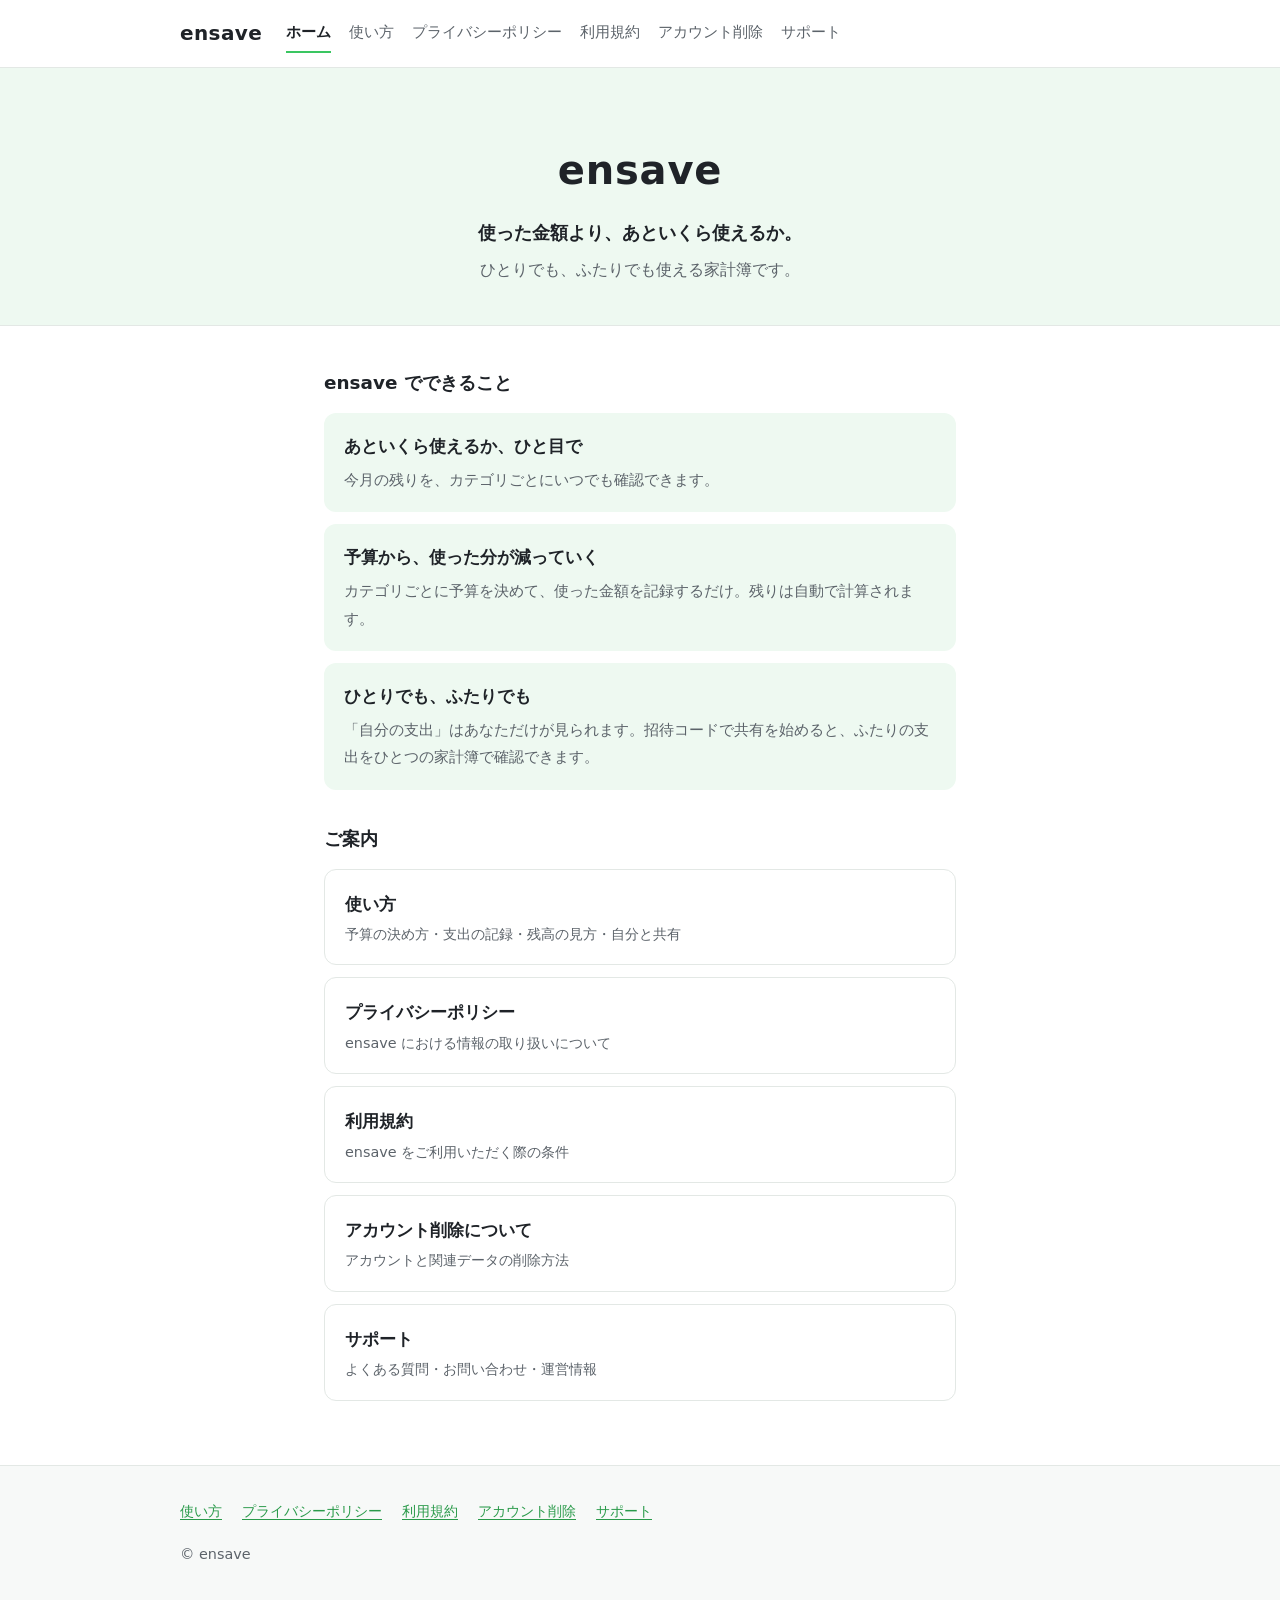
<file: index.html>
<!DOCTYPE html>
<html lang="ja">
  <head>
    <meta charset="utf-8" />
    <meta name="viewport" content="width=device-width, initial-scale=1" />
    <title>ensave｜ふたりでつける、ふたりの家計簿。</title>
    <meta
      name="description"
      content="家計簿アプリ ensave（エンセーブ）の公式サイトです。予算から使った分が減っていき、あといくら使えるかが分かります。使い方・プライバシーポリシー・利用規約・アカウント削除・サポート情報を掲載しています。"
    />
    <meta property="og:type" content="website" />
    <meta property="og:site_name" content="ensave" />
    <meta property="og:title" content="ensave｜ふたりでつける、ふたりの家計簿。" />
    <meta
      property="og:description"
      content="家計簿アプリ ensave（エンセーブ）の公式サイトです。"
    />
    <link rel="stylesheet" href="assets/css/style.css" />
  </head>
  <body>
    <a class="skip-link" href="#main">本文へスキップ</a>

    <header class="site-header">
      <div class="container container--wide site-header__inner">
        <a class="site-logo" href="./">ensave</a>
        <nav class="site-nav" aria-label="グローバルナビゲーション">
          <ul>
            <li><a href="./" aria-current="page">ホーム</a></li>
            <li><a href="guide/">使い方</a></li>
            <li><a href="privacy/">プライバシーポリシー</a></li>
            <li><a href="terms/">利用規約</a></li>
            <li><a href="account-deletion/">アカウント削除</a></li>
            <li><a href="support/">サポート</a></li>
          </ul>
        </nav>
      </div>
    </header>

    <div class="hero">
      <div class="container">
        <h1 class="hero__title">ensave</h1>
        <p class="hero__tagline">使った金額より、あといくら使えるか。</p>
        <p class="hero__sub">ひとりでも、ふたりでも使える家計簿です。</p>
      </div>
    </div>

    <main class="main" id="main">
      <div class="container">
        <h2 class="section-title">ensave でできること</h2>
        <ul class="feature-list">
          <li class="feature">
            <span class="feature__title">あといくら使えるか、ひと目で</span>
            <p class="feature__desc">今月の残りを、カテゴリごとにいつでも確認できます。</p>
          </li>
          <li class="feature">
            <span class="feature__title">予算から、使った分が減っていく</span>
            <p class="feature__desc">カテゴリごとに予算を決めて、使った金額を記録するだけ。残りは自動で計算されます。</p>
          </li>
          <li class="feature">
            <span class="feature__title">ひとりでも、ふたりでも</span>
            <p class="feature__desc">「自分の支出」はあなただけが見られます。招待コードで共有を始めると、ふたりの支出をひとつの家計簿で確認できます。</p>
          </li>
        </ul>

        <h2 class="section-title">ご案内</h2>
        <ul class="card-list">
          <li>
            <a class="card" href="guide/">
              <span class="card__title">使い方</span>
              <span class="card__desc">予算の決め方・支出の記録・残高の見方・自分と共有</span>
            </a>
          </li>
          <li>
            <a class="card" href="privacy/">
              <span class="card__title">プライバシーポリシー</span>
              <span class="card__desc">ensave における情報の取り扱いについて</span>
            </a>
          </li>
          <li>
            <a class="card" href="terms/">
              <span class="card__title">利用規約</span>
              <span class="card__desc">ensave をご利用いただく際の条件</span>
            </a>
          </li>
          <li>
            <a class="card" href="account-deletion/">
              <span class="card__title">アカウント削除について</span>
              <span class="card__desc">アカウントと関連データの削除方法</span>
            </a>
          </li>
          <li>
            <a class="card" href="support/">
              <span class="card__title">サポート</span>
              <span class="card__desc">よくある質問・お問い合わせ・運営情報</span>
            </a>
          </li>
        </ul>
      </div>
    </main>

    <footer class="site-footer">
      <div class="container container--wide">
        <nav aria-label="フッターナビゲーション">
          <ul>
            <li><a href="guide/">使い方</a></li>
            <li><a href="privacy/">プライバシーポリシー</a></li>
            <li><a href="terms/">利用規約</a></li>
            <li><a href="account-deletion/">アカウント削除</a></li>
            <li><a href="support/">サポート</a></li>
          </ul>
        </nav>
        <p class="site-footer__copyright">&copy; ensave</p>
      </div>
    </footer>
  </body>
</html>
</file>
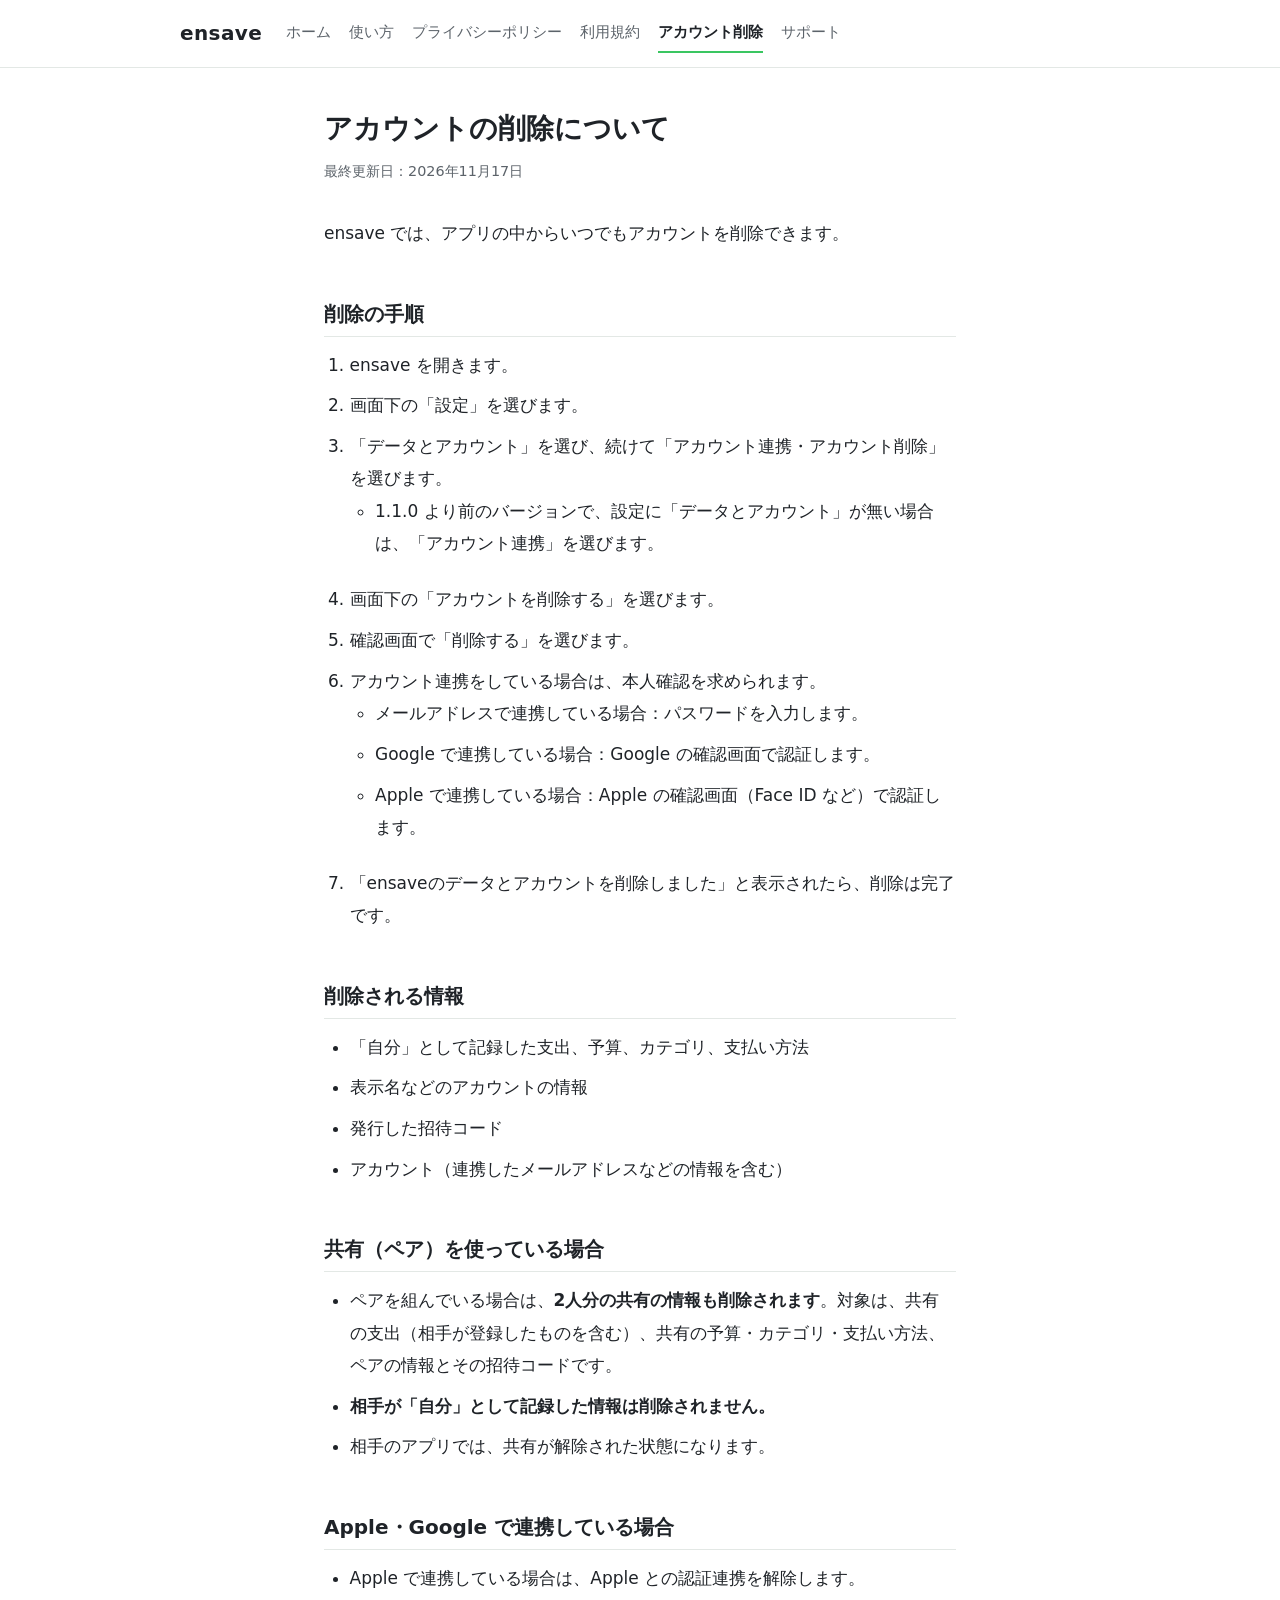
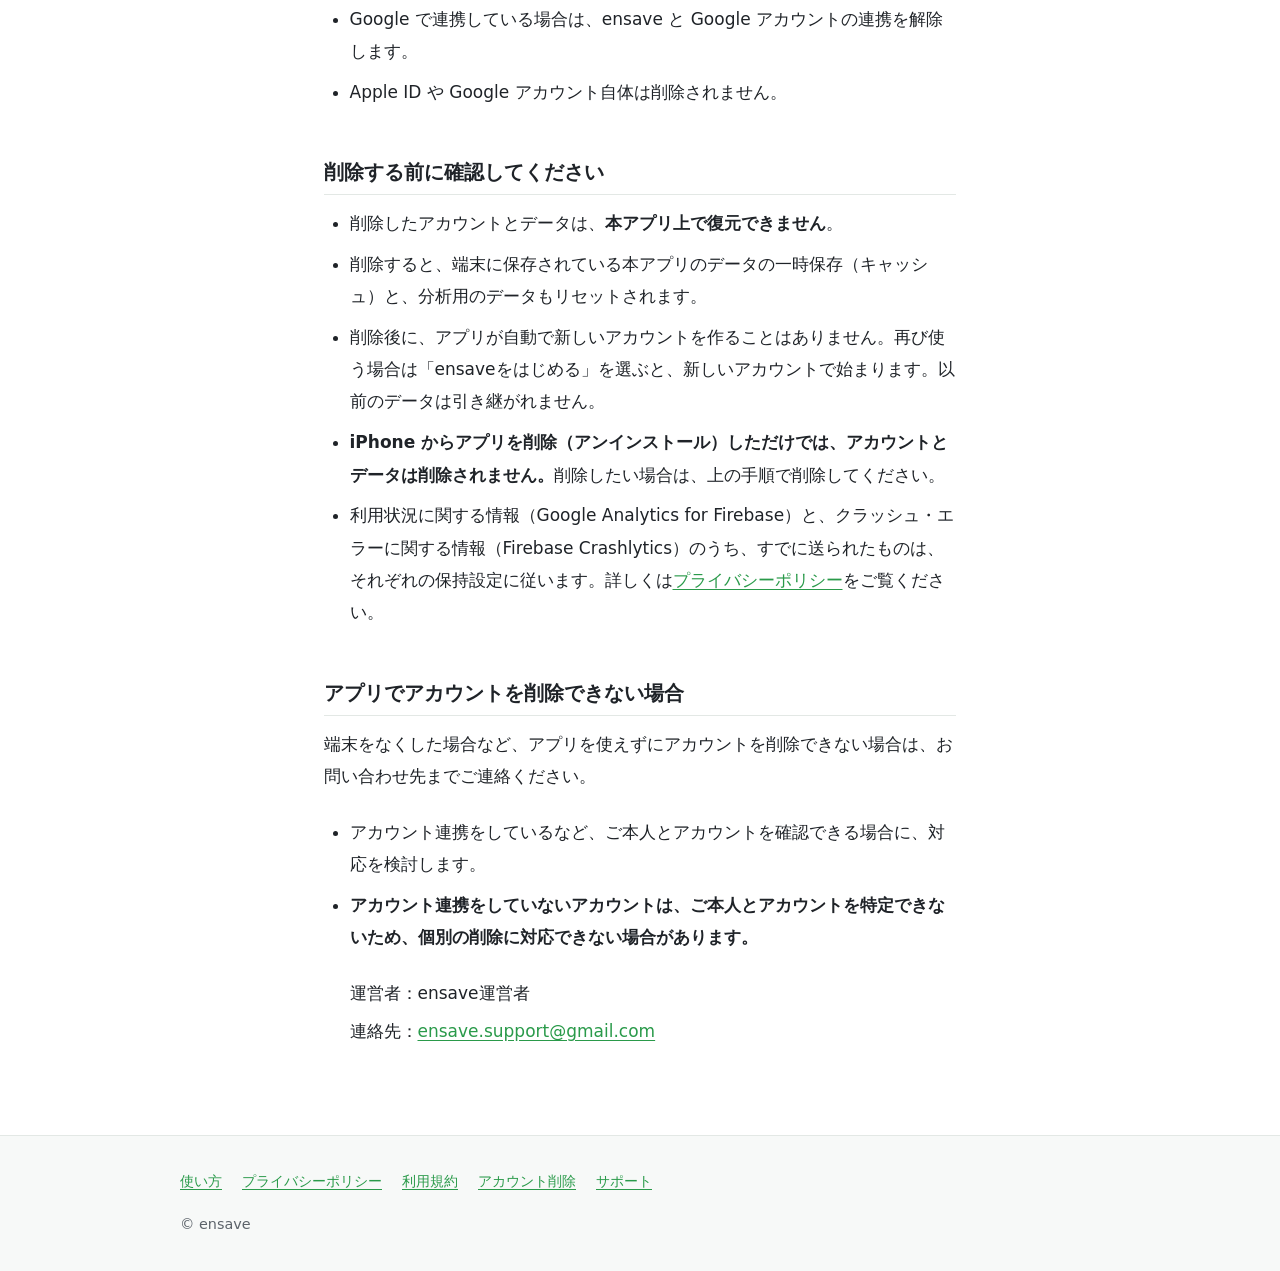
<file: account-deletion/index.html>
<!DOCTYPE html>
<html lang="ja">
  <head>
    <meta charset="utf-8" />
    <meta name="viewport" content="width=device-width, initial-scale=1" />
    <title>アカウント削除について｜ensave</title>
    <meta
      name="description"
      content="家計簿アプリ ensave（エンセーブ）のアカウントおよび関連データの削除についてご案内します。"
    />
    <meta property="og:type" content="article" />
    <meta property="og:site_name" content="ensave" />
    <meta property="og:title" content="アカウント削除について｜ensave" />
    <meta
      property="og:description"
      content="家計簿アプリ ensave（エンセーブ）のアカウント削除についてのご案内です。"
    />
    <link rel="stylesheet" href="../assets/css/style.css" />
  </head>
  <body>
    <a class="skip-link" href="#main">本文へスキップ</a>

    <header class="site-header">
      <div class="container container--wide site-header__inner">
        <a class="site-logo" href="../">ensave</a>
        <nav class="site-nav" aria-label="グローバルナビゲーション">
          <ul>
            <li><a href="../">ホーム</a></li>
            <li><a href="../guide/">使い方</a></li>
            <li><a href="../privacy/">プライバシーポリシー</a></li>
            <li><a href="../terms/">利用規約</a></li>
            <li><a href="./" aria-current="page">アカウント削除</a></li>
            <li><a href="../support/">サポート</a></li>
          </ul>
        </nav>
      </div>
    </header>

    <main class="main" id="main">
      <div class="container">
        <h1 class="page-title">アカウントの削除について</h1>
        <p class="page-meta">最終更新日：2026年11月17日</p>

        <div class="prose">
          <p>ensave では、アプリの中からいつでもアカウントを削除できます。</p>

          <h2>削除の手順</h2>
          <ol>
            <li>ensave を開きます。</li>
            <li>画面下の「設定」を選びます。</li>
            <li>
              「データとアカウント」を選び、続けて「アカウント連携・アカウント削除」を選びます。
              <ul>
                <li>1.1.0 より前のバージョンで、設定に「データとアカウント」が無い場合は、「アカウント連携」を選びます。</li>
              </ul>
            </li>
            <li>画面下の「アカウントを削除する」を選びます。</li>
            <li>確認画面で「削除する」を選びます。</li>
            <li>
              アカウント連携をしている場合は、本人確認を求められます。
              <ul>
                <li>メールアドレスで連携している場合：パスワードを入力します。</li>
                <li>Google で連携している場合：Google の確認画面で認証します。</li>
                <li>Apple で連携している場合：Apple の確認画面（Face ID など）で認証します。</li>
              </ul>
            </li>
            <li>「ensaveのデータとアカウントを削除しました」と表示されたら、削除は完了です。</li>
          </ol>

          <h2>削除される情報</h2>
          <ul>
            <li>「自分」として記録した支出、予算、カテゴリ、支払い方法</li>
            <li>表示名などのアカウントの情報</li>
            <li>発行した招待コード</li>
            <li>アカウント（連携したメールアドレスなどの情報を含む）</li>
          </ul>

          <h2>共有（ペア）を使っている場合</h2>
          <ul>
            <li>ペアを組んでいる場合は、<strong>2人分の共有の情報も削除されます</strong>。対象は、共有の支出（相手が登録したものを含む）、共有の予算・カテゴリ・支払い方法、ペアの情報とその招待コードです。</li>
            <li><strong>相手が「自分」として記録した情報は削除されません。</strong></li>
            <li>相手のアプリでは、共有が解除された状態になります。</li>
          </ul>

          <h2>Apple・Google で連携している場合</h2>
          <ul>
            <li>Apple で連携している場合は、Apple との認証連携を解除します。</li>
            <li>Google で連携している場合は、ensave と Google アカウントの連携を解除します。</li>
            <li>Apple ID や Google アカウント自体は削除されません。</li>
          </ul>

          <h2>削除する前に確認してください</h2>
          <ul>
            <li>削除したアカウントとデータは、<strong>本アプリ上で復元できません</strong>。</li>
            <li>削除すると、端末に保存されている本アプリのデータの一時保存（キャッシュ）と、分析用のデータもリセットされます。</li>
            <li>削除後に、アプリが自動で新しいアカウントを作ることはありません。再び使う場合は「ensaveをはじめる」を選ぶと、新しいアカウントで始まります。以前のデータは引き継がれません。</li>
            <li><strong>iPhone からアプリを削除（アンインストール）しただけでは、アカウントとデータは削除されません。</strong>削除したい場合は、上の手順で削除してください。</li>
            <li>利用状況に関する情報（Google Analytics for Firebase）と、クラッシュ・エラーに関する情報（Firebase Crashlytics）のうち、すでに送られたものは、それぞれの保持設定に従います。詳しくは<a href="../privacy/">プライバシーポリシー</a>をご覧ください。</li>
          </ul>

          <h2>アプリでアカウントを削除できない場合</h2>
          <p>端末をなくした場合など、アプリを使えずにアカウントを削除できない場合は、お問い合わせ先までご連絡ください。</p>
          <ul>
            <li>アカウント連携をしているなど、ご本人とアカウントを確認できる場合に、対応を検討します。</li>
            <li><strong>アカウント連携をしていないアカウントは、ご本人とアカウントを特定できないため、個別の削除に対応できない場合があります。</strong></li>
          </ul>
          <ul class="info-list">
            <li>運営者：ensave運営者</li>
            <li>連絡先：<a href="mailto:ensave.support@gmail.com">ensave.support@gmail.com</a></li>
          </ul>
        </div>
      </div>
    </main>

    <footer class="site-footer">
      <div class="container container--wide">
        <nav aria-label="フッターナビゲーション">
          <ul>
            <li><a href="../guide/">使い方</a></li>
            <li><a href="../privacy/">プライバシーポリシー</a></li>
            <li><a href="../terms/">利用規約</a></li>
            <li><a href="../account-deletion/">アカウント削除</a></li>
            <li><a href="../support/">サポート</a></li>
          </ul>
        </nav>
        <p class="site-footer__copyright">&copy; ensave</p>
      </div>
    </footer>
  </body>
</html>
</file>
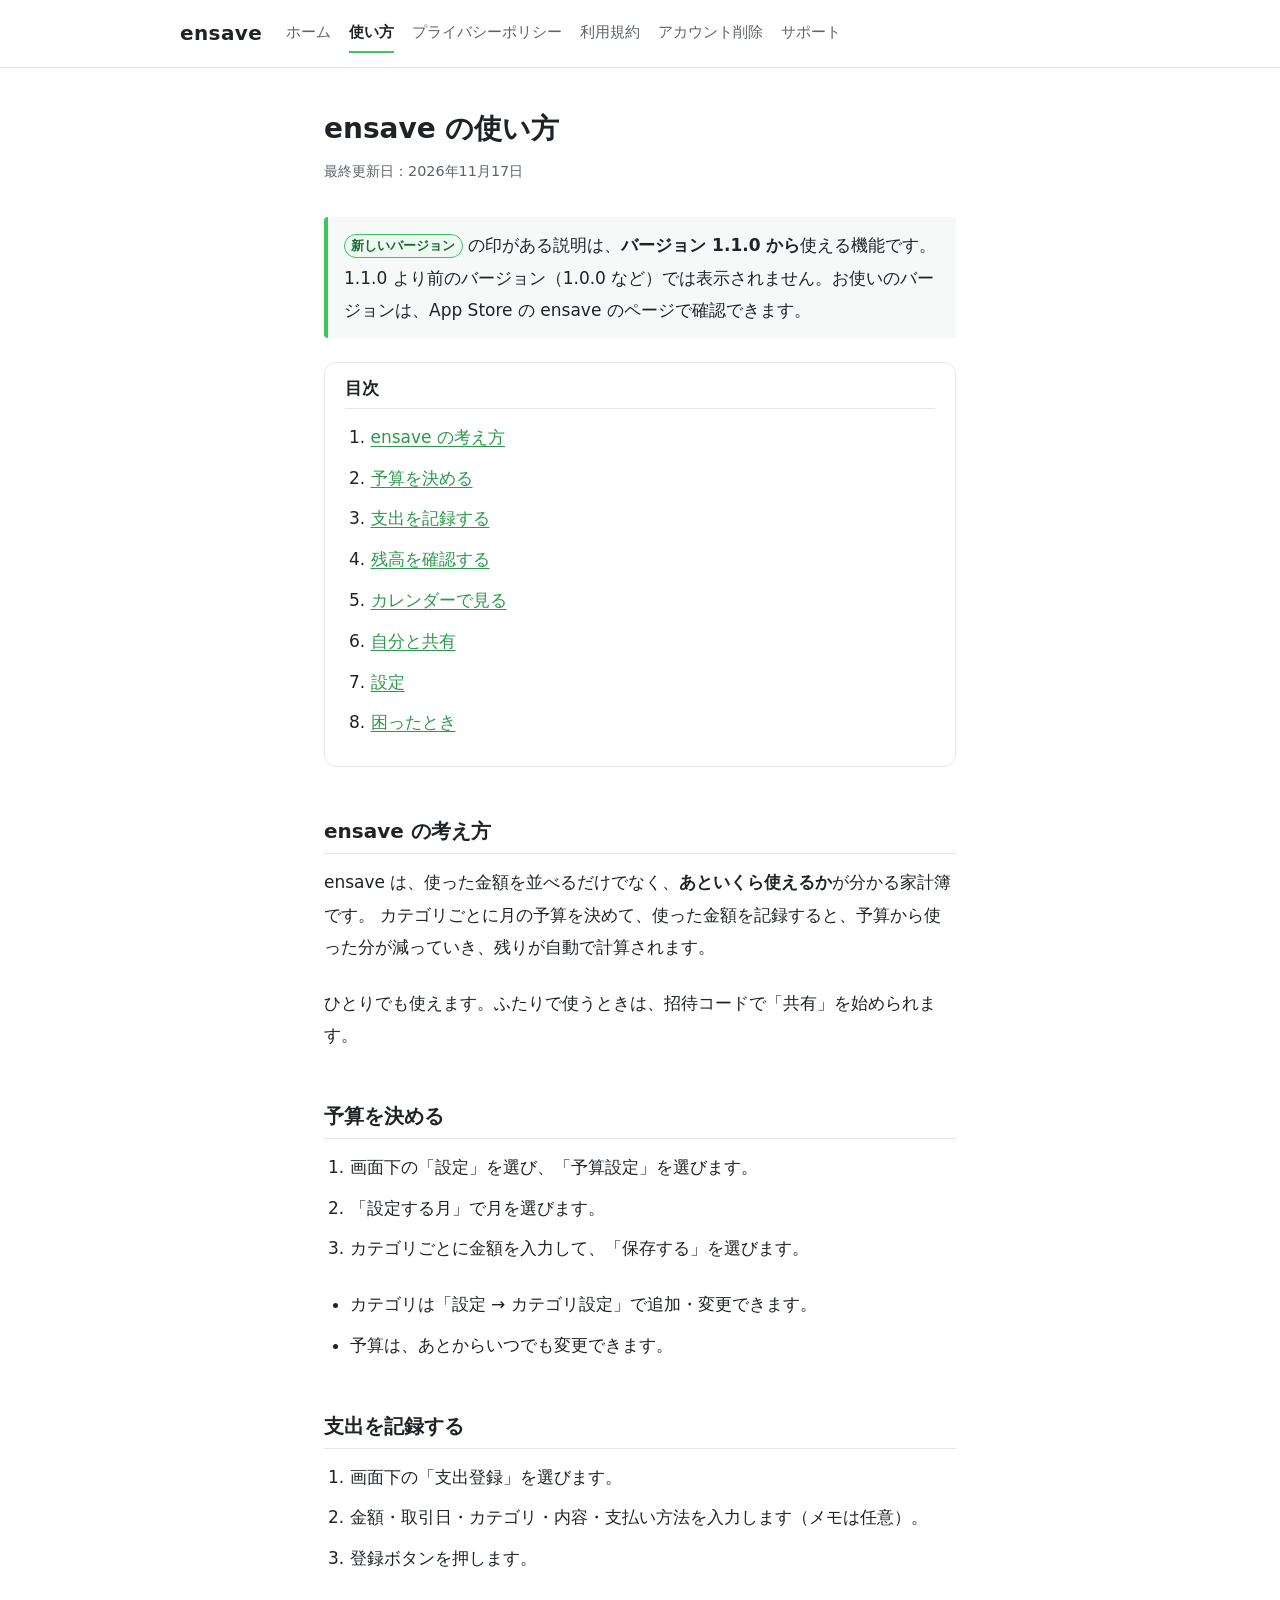
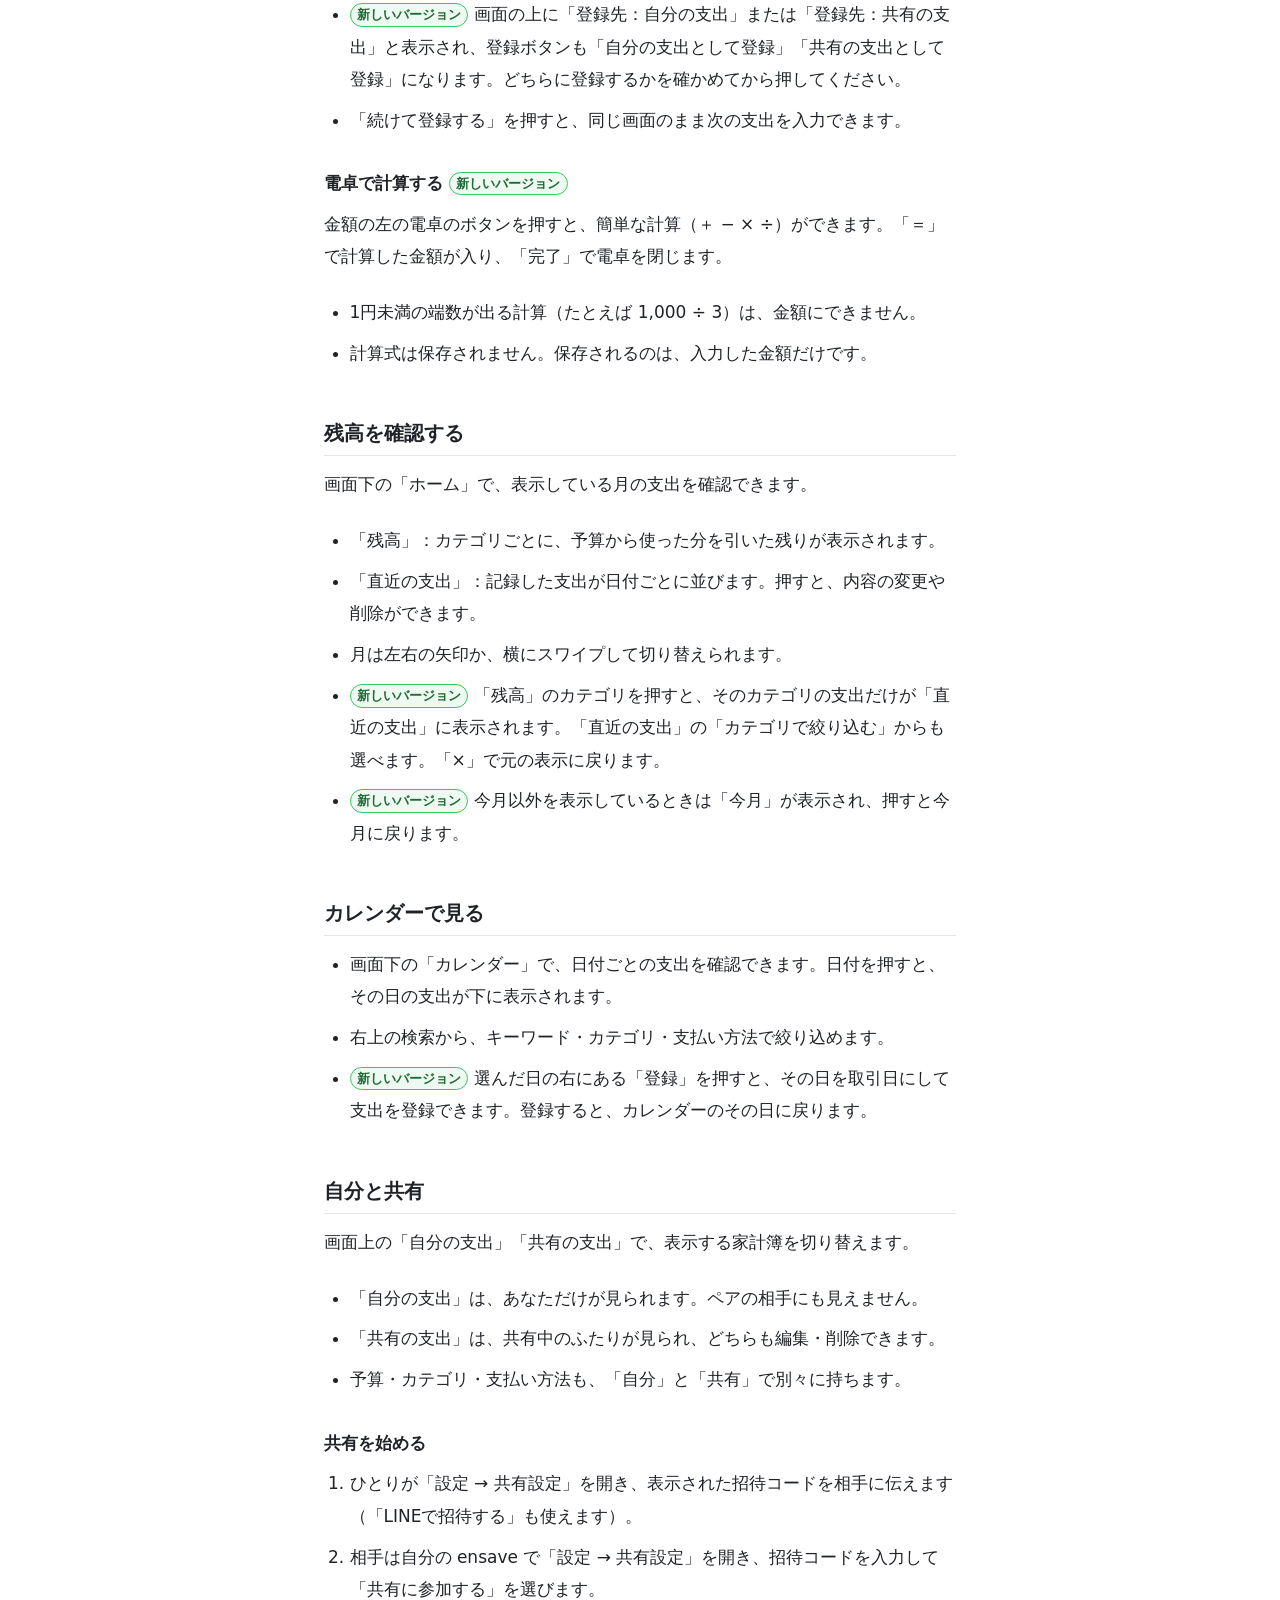
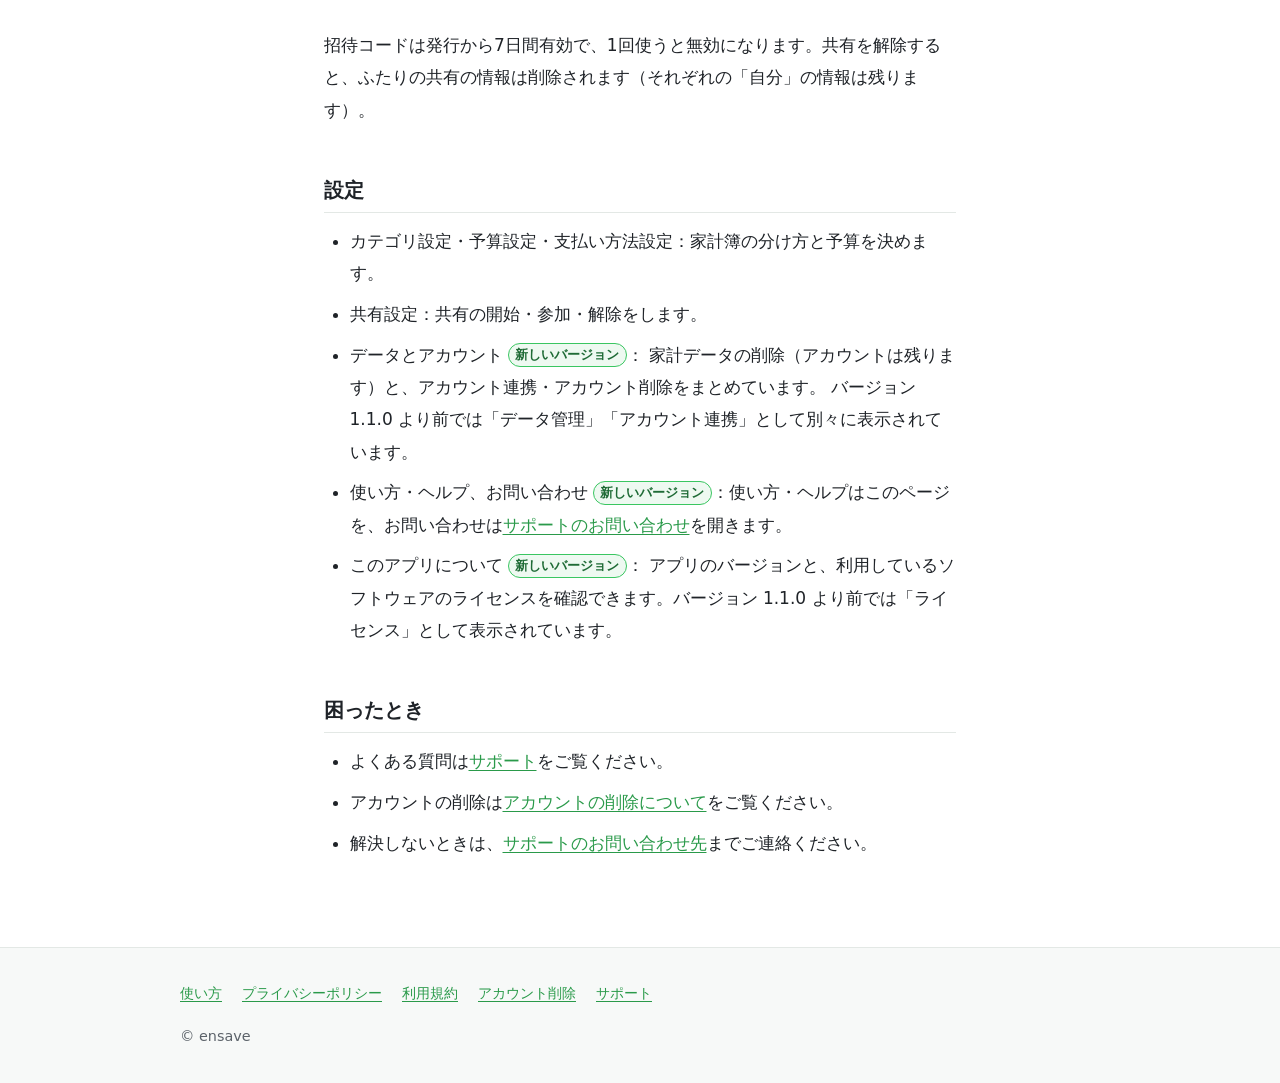
<file: guide/index.html>
<!DOCTYPE html>
<html lang="ja">
  <head>
    <meta charset="utf-8" />
    <meta name="viewport" content="width=device-width, initial-scale=1" />
    <title>使い方｜ensave</title>
    <meta
      name="description"
      content="家計簿アプリ ensave（エンセーブ）の使い方です。予算の決め方、支出の記録、残高の見方、自分と共有の使い分けを説明しています。"
    />
    <meta property="og:type" content="article" />
    <meta property="og:site_name" content="ensave" />
    <meta property="og:title" content="使い方｜ensave" />
    <meta
      property="og:description"
      content="家計簿アプリ ensave（エンセーブ）の使い方です。"
    />
    <link rel="stylesheet" href="../assets/css/style.css" />
  </head>
  <body>
    <a class="skip-link" href="#main">本文へスキップ</a>

    <header class="site-header">
      <div class="container container--wide site-header__inner">
        <a class="site-logo" href="../">ensave</a>
        <nav class="site-nav" aria-label="グローバルナビゲーション">
          <ul>
            <li><a href="../">ホーム</a></li>
            <li><a href="./" aria-current="page">使い方</a></li>
            <li><a href="../privacy/">プライバシーポリシー</a></li>
            <li><a href="../terms/">利用規約</a></li>
            <li><a href="../account-deletion/">アカウント削除</a></li>
            <li><a href="../support/">サポート</a></li>
          </ul>
        </nav>
      </div>
    </header>

    <main class="main" id="main">
      <div class="container">
        <h1 class="page-title">ensave の使い方</h1>
        <p class="page-meta">最終更新日：2026年11月17日</p>

        <div class="prose">
          <p class="note">
            <span class="badge">新しいバージョン</span>
            の印がある説明は、<strong>バージョン 1.1.0 から</strong>使える機能です。1.1.0 より前のバージョン（1.0.0 など）では表示されません。お使いのバージョンは、App Store の ensave のページで確認できます。
          </p>

          <nav class="toc" aria-label="このページの目次">
            <h2 id="toc">目次</h2>
            <ol>
              <li><a href="#concept">ensave の考え方</a></li>
              <li><a href="#budget">予算を決める</a></li>
              <li><a href="#record">支出を記録する</a></li>
              <li><a href="#home">残高を確認する</a></li>
              <li><a href="#calendar">カレンダーで見る</a></li>
              <li><a href="#scope">自分と共有</a></li>
              <li><a href="#settings">設定</a></li>
              <li><a href="#help">困ったとき</a></li>
            </ol>
          </nav>

          <h2 id="concept">ensave の考え方</h2>
          <p>
            ensave は、使った金額を並べるだけでなく、<strong>あといくら使えるか</strong>が分かる家計簿です。
            カテゴリごとに月の予算を決めて、使った金額を記録すると、予算から使った分が減っていき、残りが自動で計算されます。
          </p>
          <p>ひとりでも使えます。ふたりで使うときは、招待コードで「共有」を始められます。</p>

          <h2 id="budget">予算を決める</h2>
          <ol>
            <li>画面下の「設定」を選び、「予算設定」を選びます。</li>
            <li>「設定する月」で月を選びます。</li>
            <li>カテゴリごとに金額を入力して、「保存する」を選びます。</li>
          </ol>
          <ul>
            <li>カテゴリは「設定 → カテゴリ設定」で追加・変更できます。</li>
            <li>予算は、あとからいつでも変更できます。</li>
          </ul>

          <h2 id="record">支出を記録する</h2>
          <ol>
            <li>画面下の「支出登録」を選びます。</li>
            <li>金額・取引日・カテゴリ・内容・支払い方法を入力します（メモは任意）。</li>
            <li>登録ボタンを押します。</li>
          </ol>
          <ul>
            <li>
              <span class="badge">新しいバージョン</span>
              画面の上に「登録先：自分の支出」または「登録先：共有の支出」と表示され、登録ボタンも「自分の支出として登録」「共有の支出として登録」になります。どちらに登録するかを確かめてから押してください。
            </li>
            <li>「続けて登録する」を押すと、同じ画面のまま次の支出を入力できます。</li>
          </ul>

          <h3 id="calculator">電卓で計算する <span class="badge">新しいバージョン</span></h3>
          <p>
            金額の左の電卓のボタンを押すと、簡単な計算（＋ − × ÷）ができます。「＝」で計算した金額が入り、「完了」で電卓を閉じます。
          </p>
          <ul>
            <li>1円未満の端数が出る計算（たとえば 1,000 ÷ 3）は、金額にできません。</li>
            <li>計算式は保存されません。保存されるのは、入力した金額だけです。</li>
          </ul>

          <h2 id="home">残高を確認する</h2>
          <p>画面下の「ホーム」で、表示している月の支出を確認できます。</p>
          <ul>
            <li>「残高」：カテゴリごとに、予算から使った分を引いた残りが表示されます。</li>
            <li>「直近の支出」：記録した支出が日付ごとに並びます。押すと、内容の変更や削除ができます。</li>
            <li>月は左右の矢印か、横にスワイプして切り替えられます。</li>
            <li>
              <span class="badge">新しいバージョン</span>
              「残高」のカテゴリを押すと、そのカテゴリの支出だけが「直近の支出」に表示されます。「直近の支出」の「カテゴリで絞り込む」からも選べます。「×」で元の表示に戻ります。
            </li>
            <li>
              <span class="badge">新しいバージョン</span>
              今月以外を表示しているときは「今月」が表示され、押すと今月に戻ります。
            </li>
          </ul>

          <h2 id="calendar">カレンダーで見る</h2>
          <ul>
            <li>画面下の「カレンダー」で、日付ごとの支出を確認できます。日付を押すと、その日の支出が下に表示されます。</li>
            <li>右上の検索から、キーワード・カテゴリ・支払い方法で絞り込めます。</li>
            <li>
              <span class="badge">新しいバージョン</span>
              選んだ日の右にある「登録」を押すと、その日を取引日にして支出を登録できます。登録すると、カレンダーのその日に戻ります。
            </li>
          </ul>

          <h2 id="scope">自分と共有</h2>
          <p>画面上の「自分の支出」「共有の支出」で、表示する家計簿を切り替えます。</p>
          <ul>
            <li>「自分の支出」は、あなただけが見られます。ペアの相手にも見えません。</li>
            <li>「共有の支出」は、共有中のふたりが見られ、どちらも編集・削除できます。</li>
            <li>予算・カテゴリ・支払い方法も、「自分」と「共有」で別々に持ちます。</li>
          </ul>
          <h3 id="pair">共有を始める</h3>
          <ol>
            <li>ひとりが「設定 → 共有設定」を開き、表示された招待コードを相手に伝えます（「LINEで招待する」も使えます）。</li>
            <li>相手は自分の ensave で「設定 → 共有設定」を開き、招待コードを入力して「共有に参加する」を選びます。</li>
          </ol>
          <p>招待コードは発行から7日間有効で、1回使うと無効になります。共有を解除すると、ふたりの共有の情報は削除されます（それぞれの「自分」の情報は残ります）。</p>

          <h2 id="settings">設定</h2>
          <ul>
            <li>カテゴリ設定・予算設定・支払い方法設定：家計簿の分け方と予算を決めます。</li>
            <li>共有設定：共有の開始・参加・解除をします。</li>
            <li>
              データとアカウント <span class="badge">新しいバージョン</span>：
              家計データの削除（アカウントは残ります）と、アカウント連携・アカウント削除をまとめています。
              バージョン 1.1.0 より前では「データ管理」「アカウント連携」として別々に表示されています。
            </li>
            <li>使い方・ヘルプ、お問い合わせ <span class="badge">新しいバージョン</span>：使い方・ヘルプはこのページを、お問い合わせは<a href="../support/#contact">サポートのお問い合わせ</a>を開きます。</li>
            <li>
              このアプリについて <span class="badge">新しいバージョン</span>：
              アプリのバージョンと、利用しているソフトウェアのライセンスを確認できます。バージョン 1.1.0 より前では「ライセンス」として表示されています。
            </li>
          </ul>

          <h2 id="help">困ったとき</h2>
          <ul>
            <li>よくある質問は<a href="../support/">サポート</a>をご覧ください。</li>
            <li>アカウントの削除は<a href="../account-deletion/">アカウントの削除について</a>をご覧ください。</li>
            <li>解決しないときは、<a href="../support/#contact">サポートのお問い合わせ先</a>までご連絡ください。</li>
          </ul>
        </div>
      </div>
    </main>

    <footer class="site-footer">
      <div class="container container--wide">
        <nav aria-label="フッターナビゲーション">
          <ul>
            <li><a href="./">使い方</a></li>
            <li><a href="../privacy/">プライバシーポリシー</a></li>
            <li><a href="../terms/">利用規約</a></li>
            <li><a href="../account-deletion/">アカウント削除</a></li>
            <li><a href="../support/">サポート</a></li>
          </ul>
        </nav>
        <p class="site-footer__copyright">&copy; ensave</p>
      </div>
    </footer>
  </body>
</html>
</file>
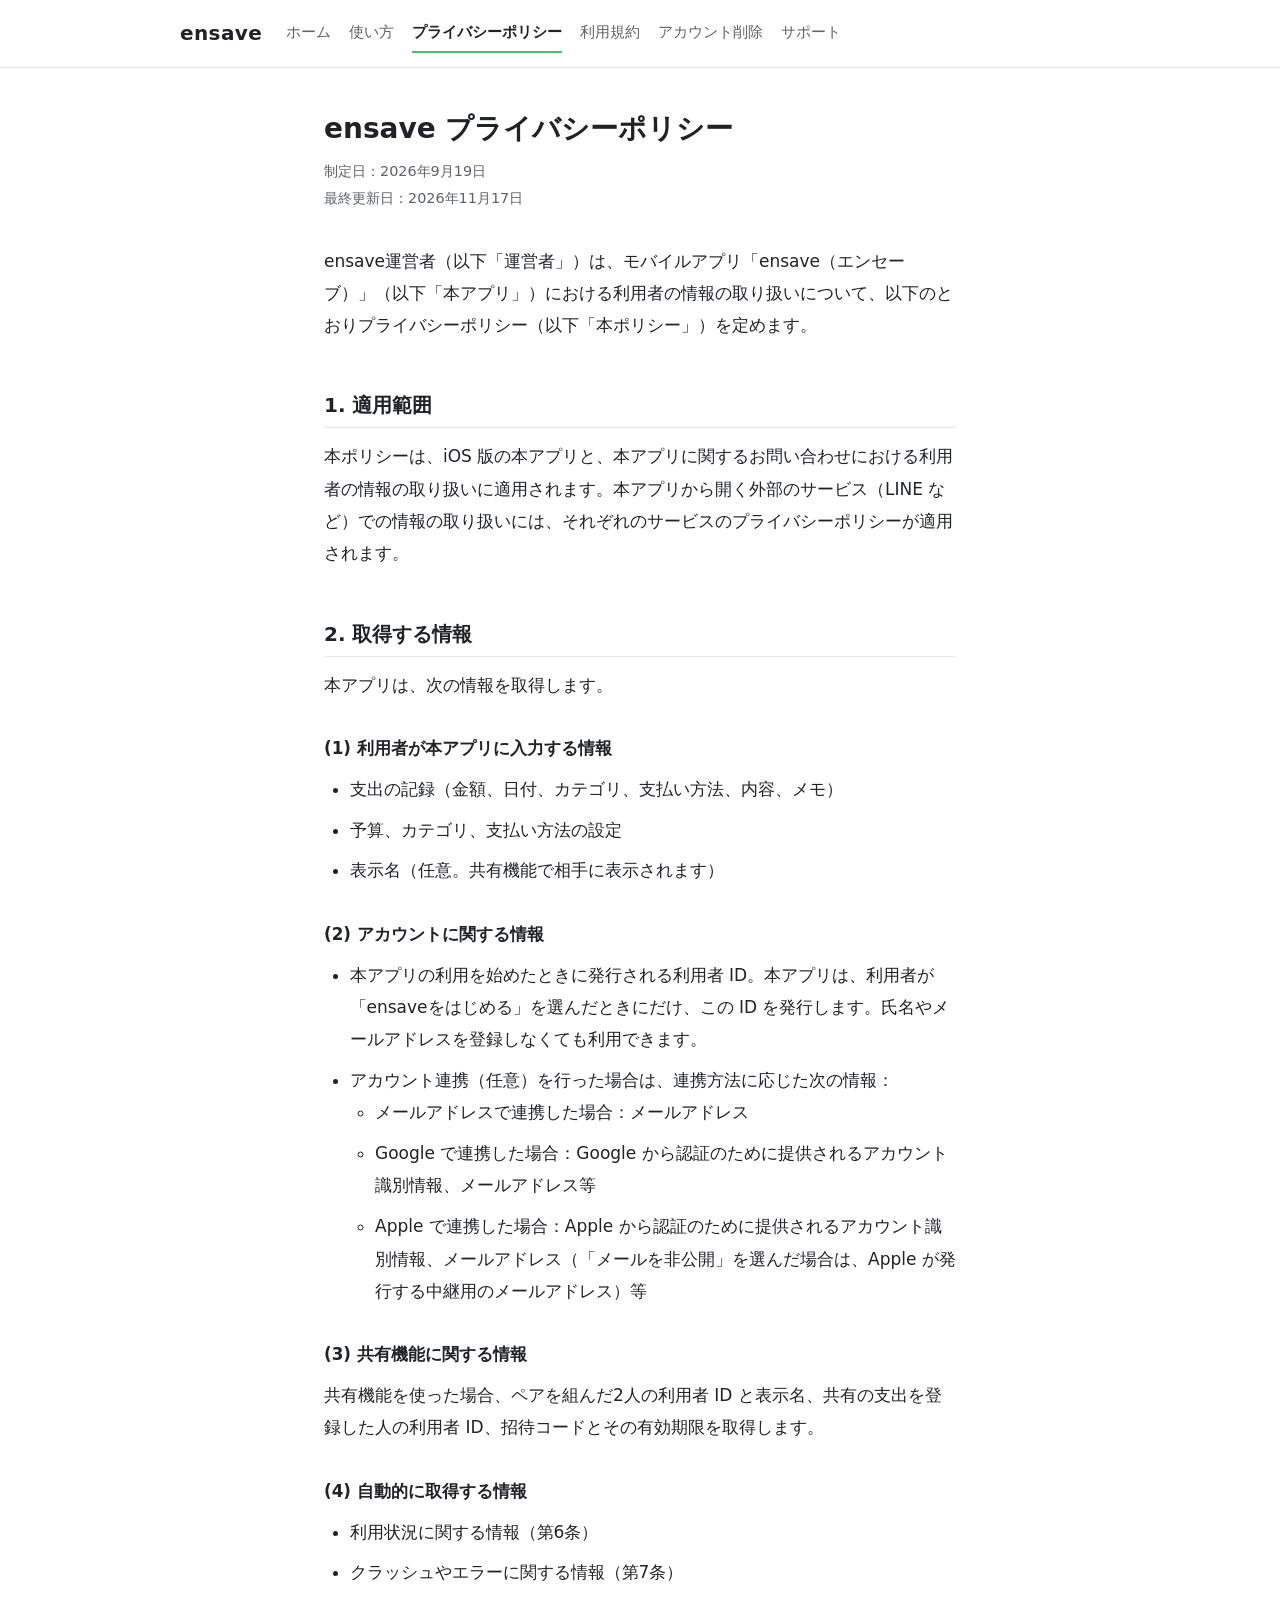
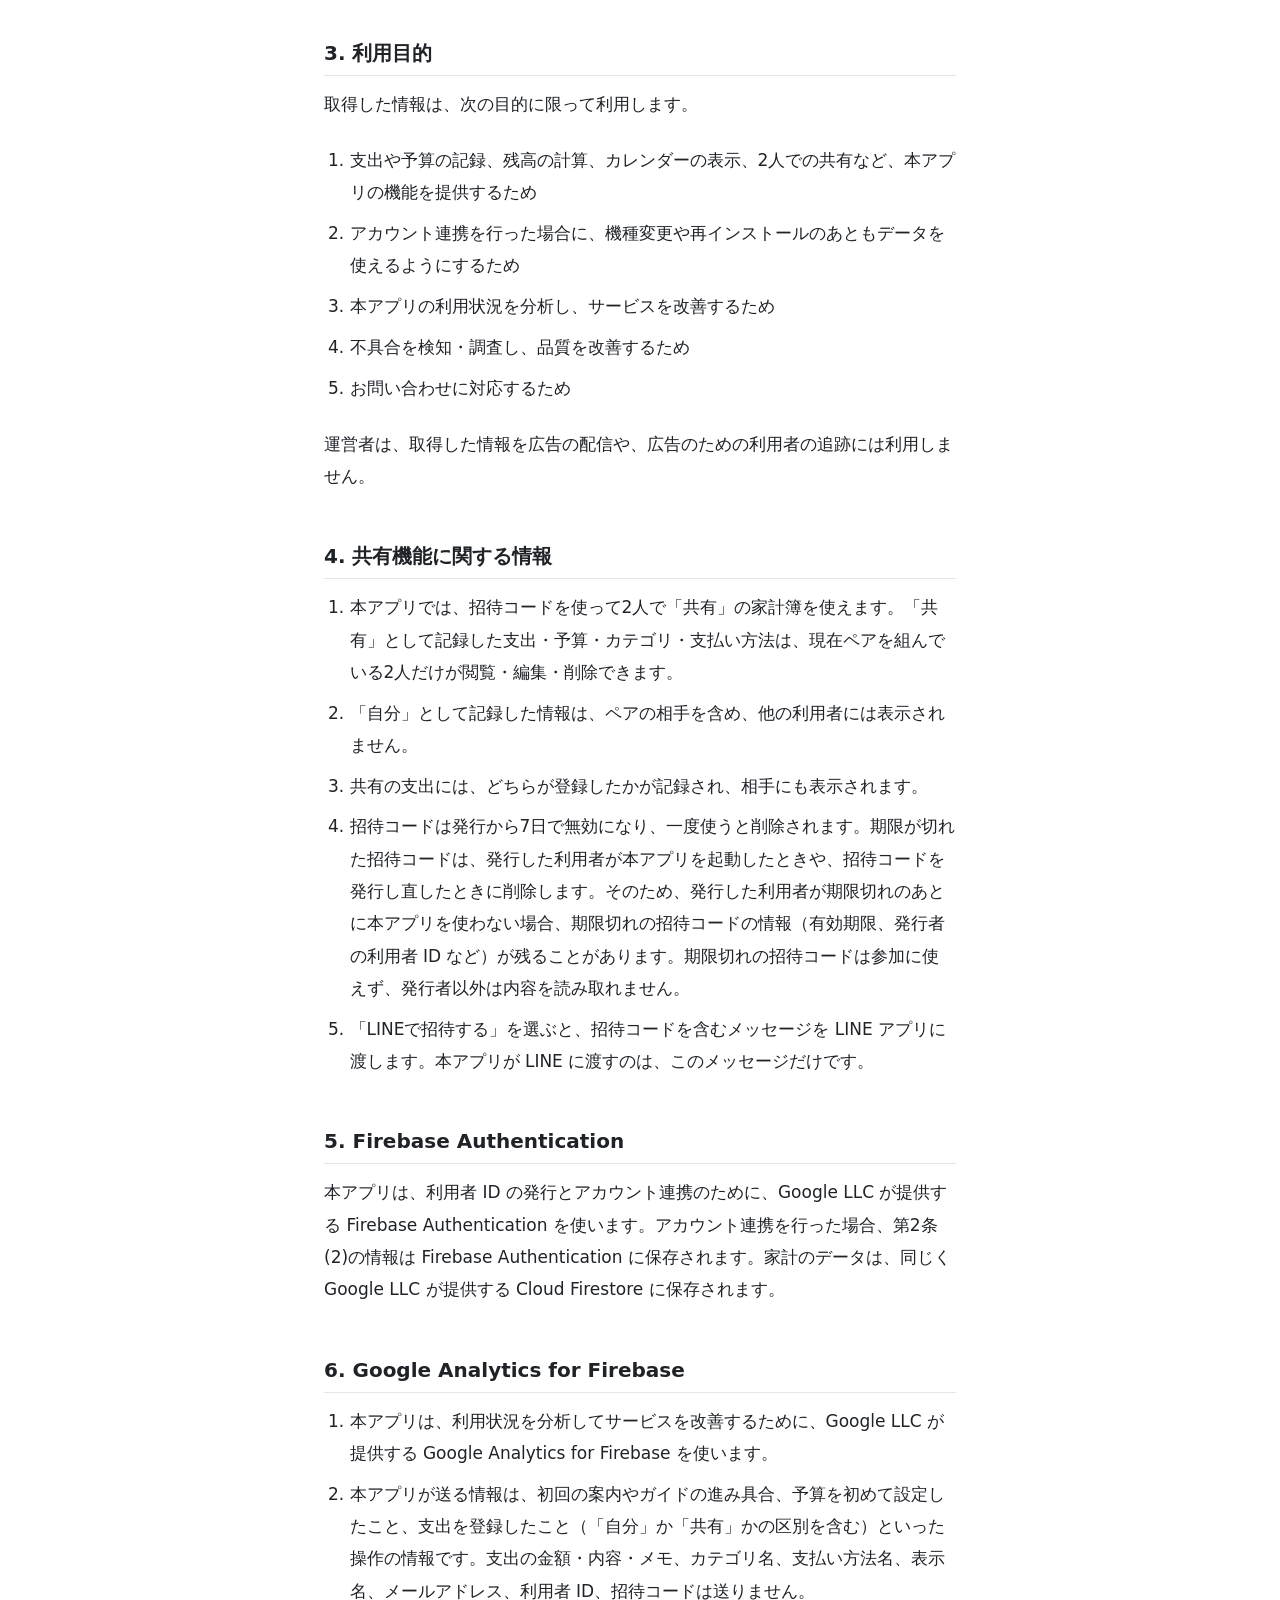
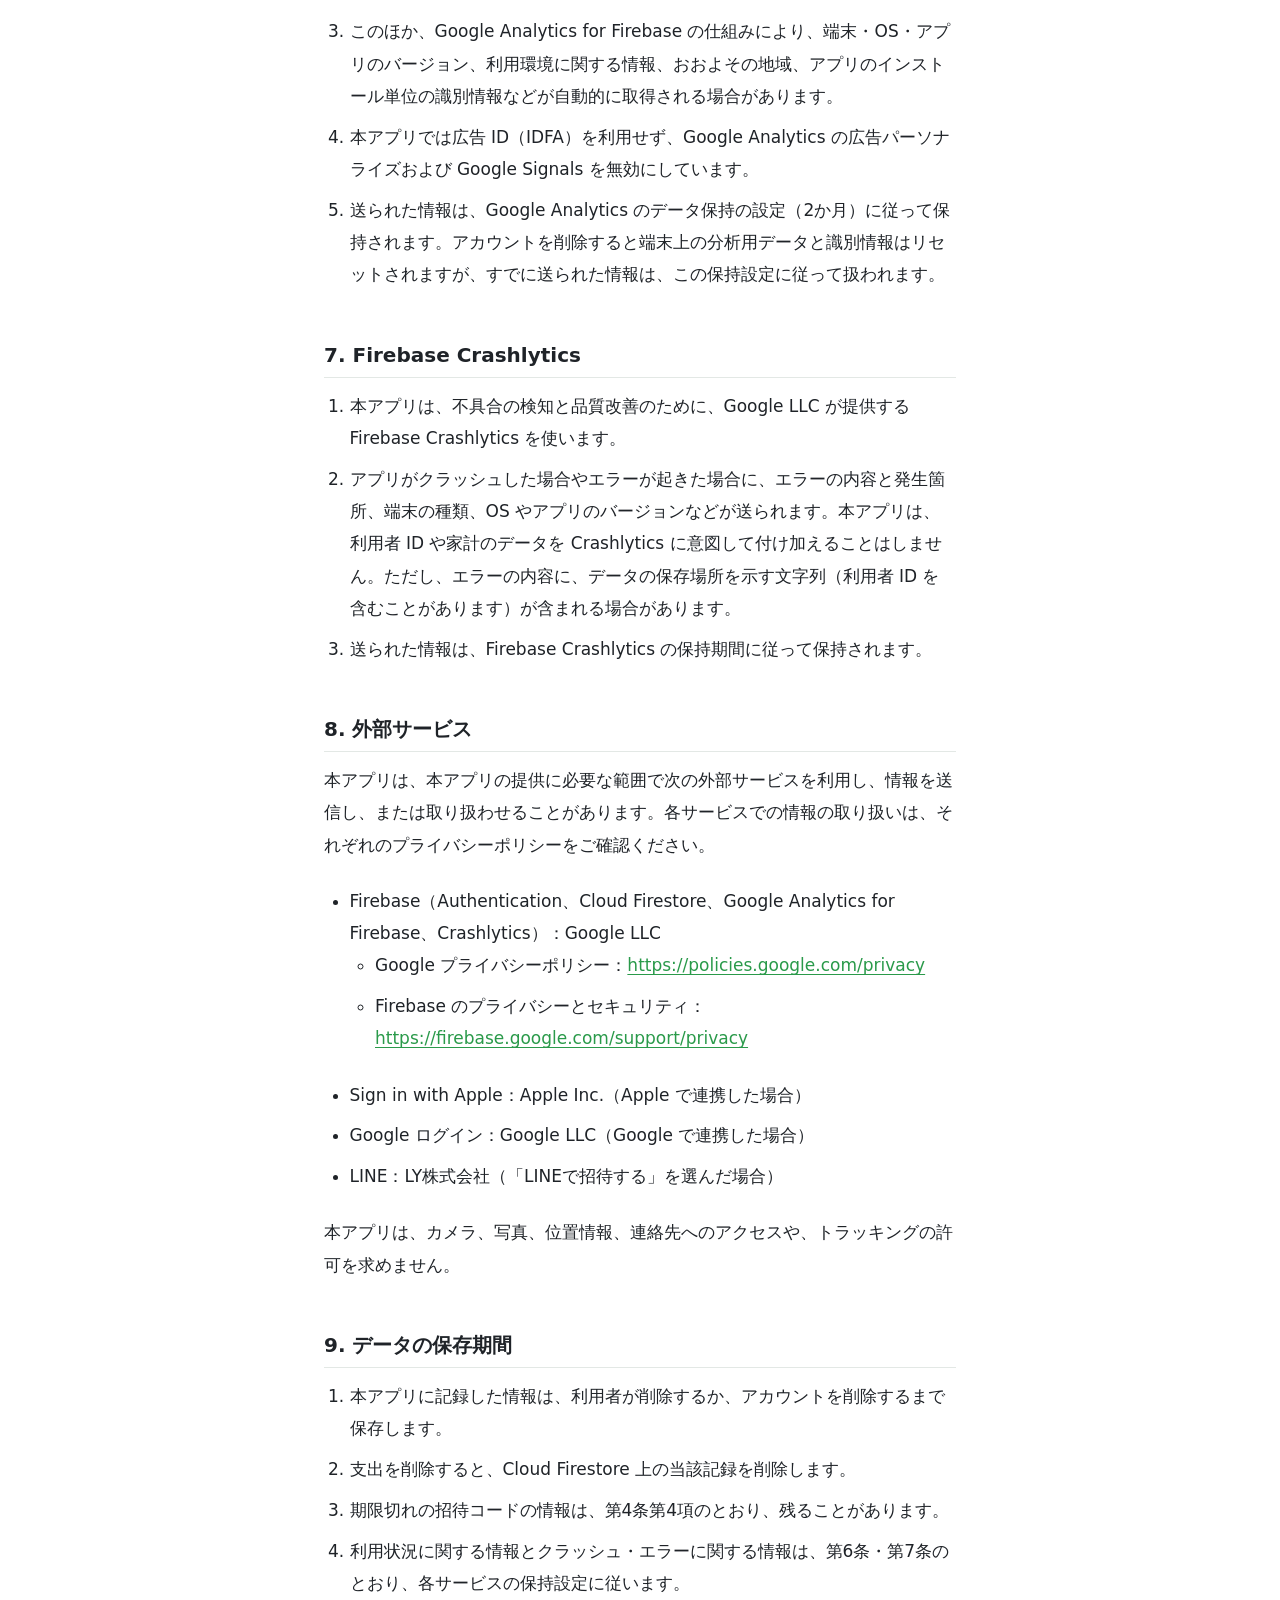
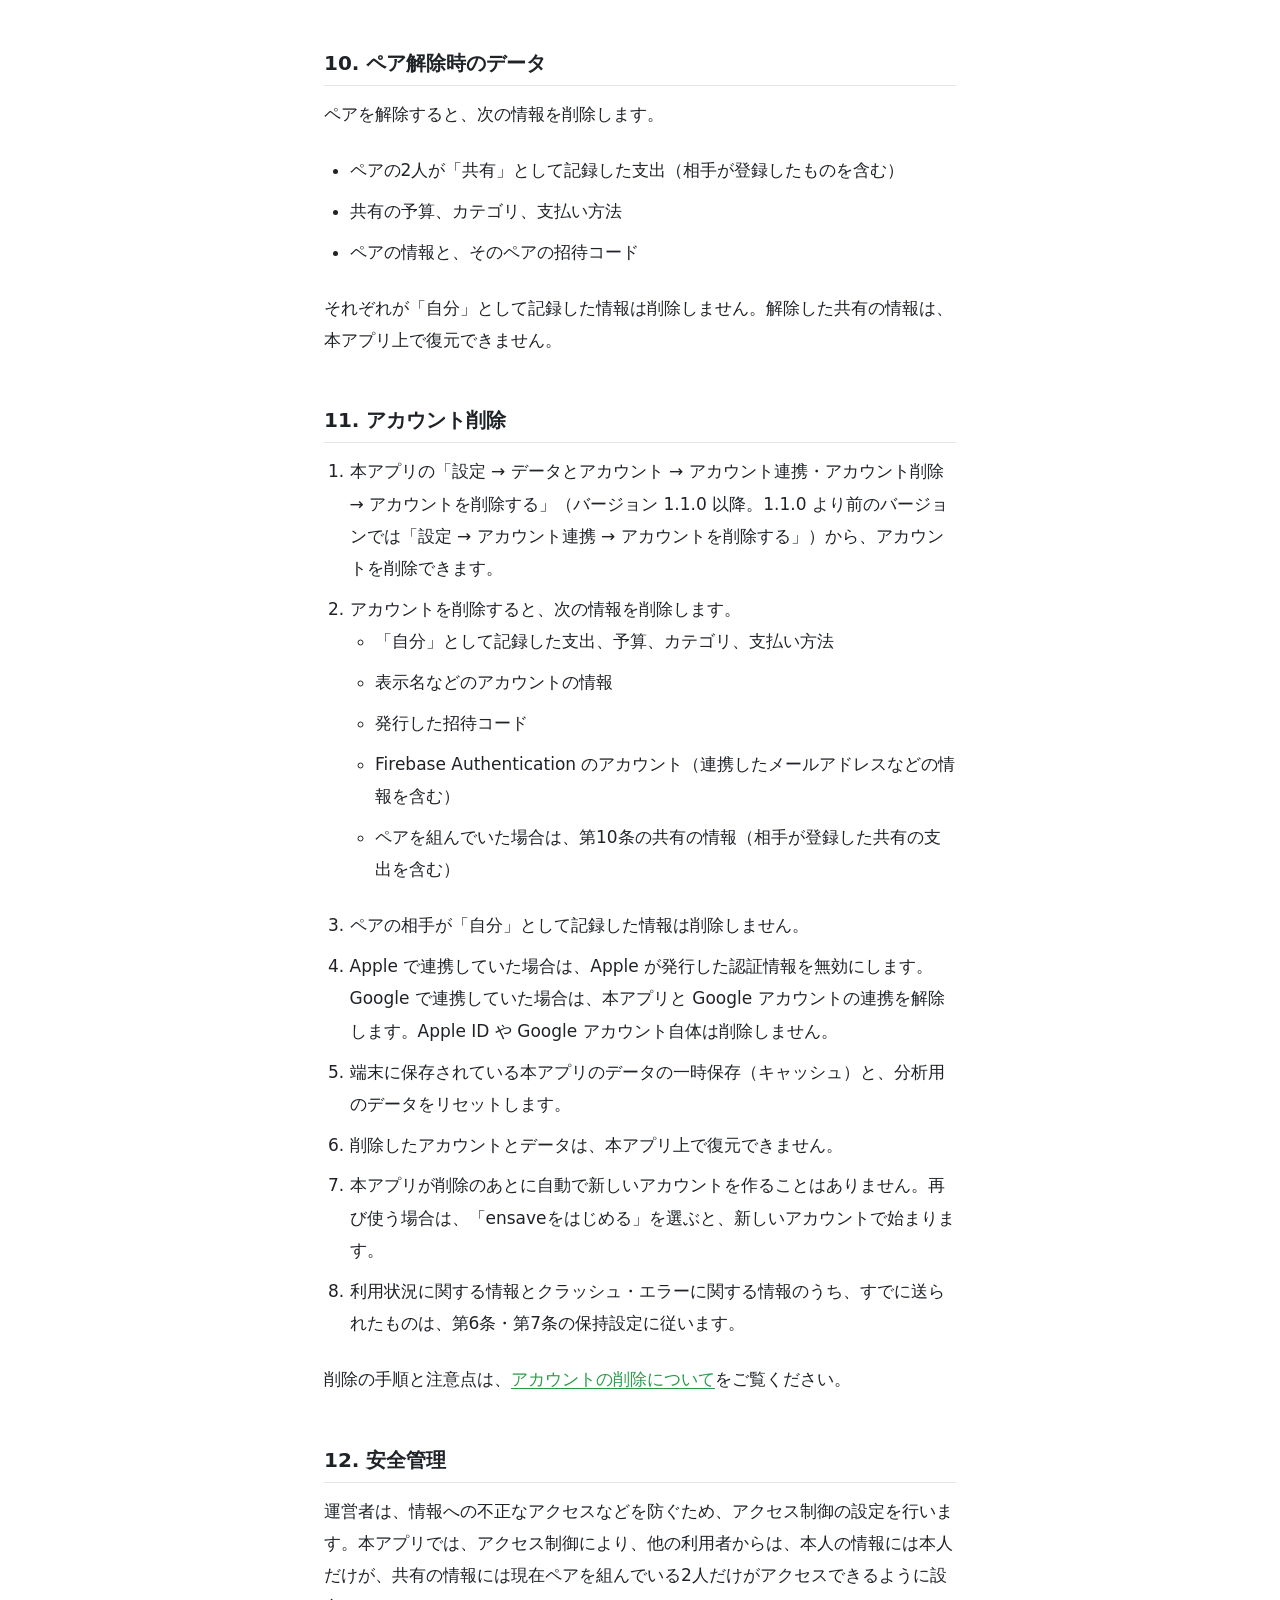
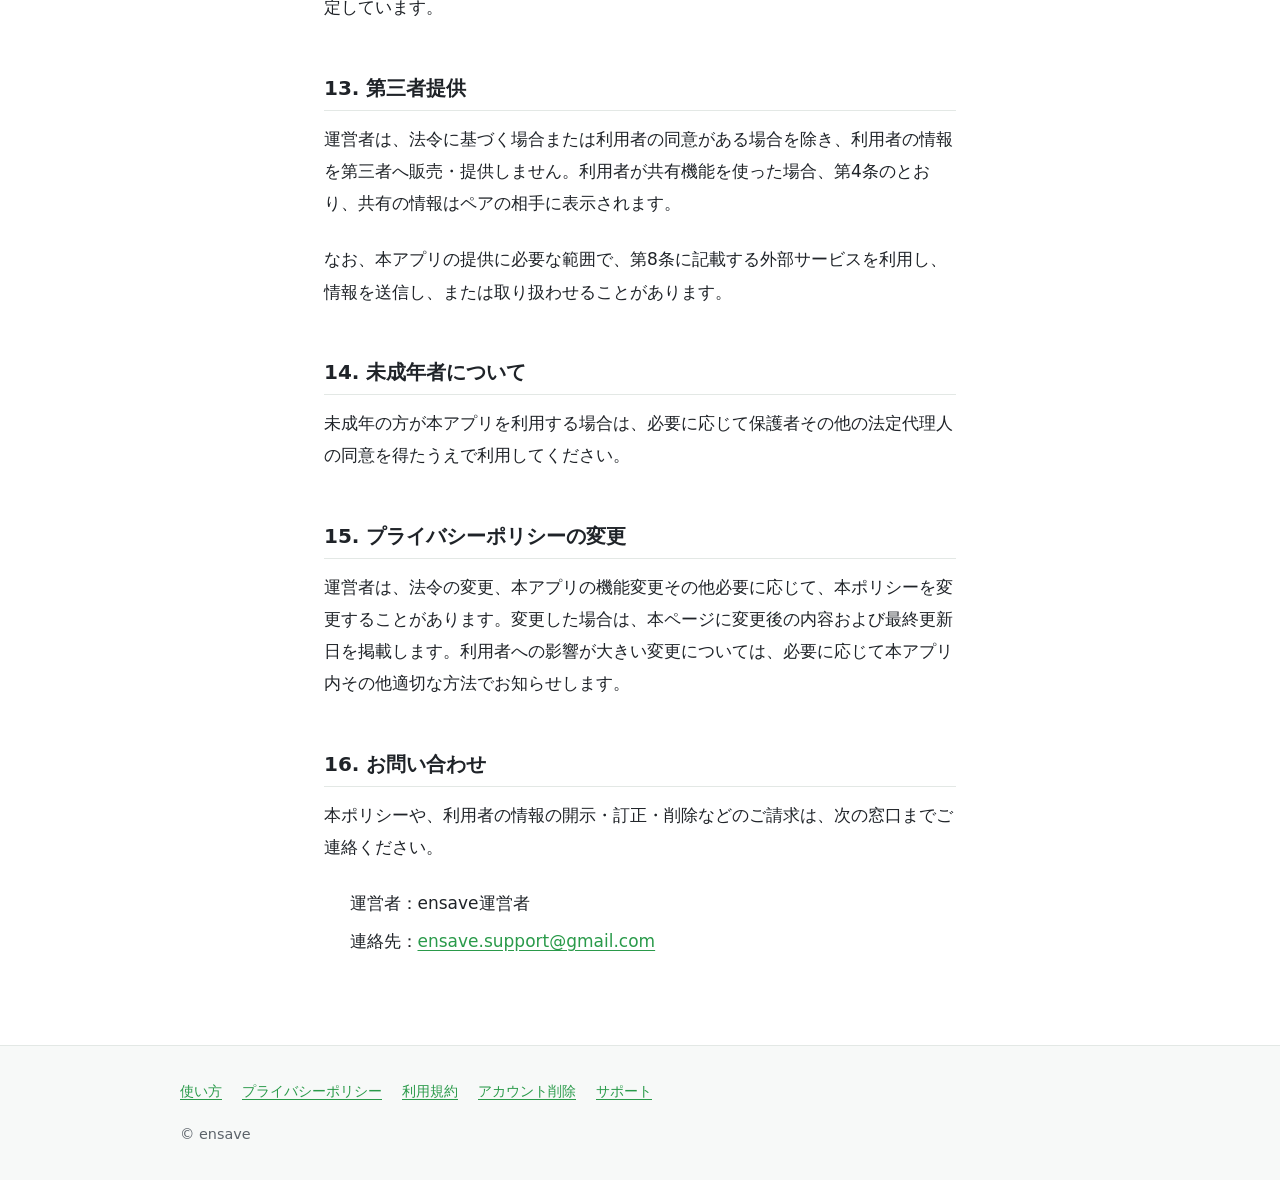
<file: privacy/index.html>
<!DOCTYPE html>
<html lang="ja">
  <head>
    <meta charset="utf-8" />
    <meta name="viewport" content="width=device-width, initial-scale=1" />
    <title>プライバシーポリシー｜ensave</title>
    <meta
      name="description"
      content="家計簿アプリ ensave（エンセーブ）のプライバシーポリシーです。"
    />
    <meta property="og:type" content="article" />
    <meta property="og:site_name" content="ensave" />
    <meta property="og:title" content="プライバシーポリシー｜ensave" />
    <meta
      property="og:description"
      content="家計簿アプリ ensave（エンセーブ）のプライバシーポリシーです。"
    />
    <link rel="stylesheet" href="../assets/css/style.css" />
  </head>
  <body>
    <a class="skip-link" href="#main">本文へスキップ</a>

    <header class="site-header">
      <div class="container container--wide site-header__inner">
        <a class="site-logo" href="../">ensave</a>
        <nav class="site-nav" aria-label="グローバルナビゲーション">
          <ul>
            <li><a href="../">ホーム</a></li>
            <li><a href="../guide/">使い方</a></li>
            <li><a href="./" aria-current="page">プライバシーポリシー</a></li>
            <li><a href="../terms/">利用規約</a></li>
            <li><a href="../account-deletion/">アカウント削除</a></li>
            <li><a href="../support/">サポート</a></li>
          </ul>
        </nav>
      </div>
    </header>

    <main class="main" id="main">
      <div class="container">
        <h1 class="page-title">ensave プライバシーポリシー</h1>
        <p class="page-meta">
          制定日：2026年9月19日<br />
          最終更新日：2026年11月17日
        </p>

        <div class="prose">
          <p>
            ensave運営者（以下「運営者」）は、モバイルアプリ「ensave（エンセーブ）」（以下「本アプリ」）における利用者の情報の取り扱いについて、以下のとおりプライバシーポリシー（以下「本ポリシー」）を定めます。
          </p>

          <h2>1. 適用範囲</h2>
          <p>
            本ポリシーは、iOS 版の本アプリと、本アプリに関するお問い合わせにおける利用者の情報の取り扱いに適用されます。本アプリから開く外部のサービス（LINE など）での情報の取り扱いには、それぞれのサービスのプライバシーポリシーが適用されます。
          </p>

          <h2>2. 取得する情報</h2>
          <p>本アプリは、次の情報を取得します。</p>

          <h3>(1) 利用者が本アプリに入力する情報</h3>
          <ul>
            <li>支出の記録（金額、日付、カテゴリ、支払い方法、内容、メモ）</li>
            <li>予算、カテゴリ、支払い方法の設定</li>
            <li>表示名（任意。共有機能で相手に表示されます）</li>
          </ul>

          <h3>(2) アカウントに関する情報</h3>
          <ul>
            <li>
              本アプリの利用を始めたときに発行される利用者 ID。本アプリは、利用者が「ensaveをはじめる」を選んだときにだけ、この ID を発行します。氏名やメールアドレスを登録しなくても利用できます。
            </li>
            <li>
              アカウント連携（任意）を行った場合は、連携方法に応じた次の情報：
              <ul>
                <li>メールアドレスで連携した場合：メールアドレス</li>
                <li>Google で連携した場合：Google から認証のために提供されるアカウント識別情報、メールアドレス等</li>
                <li>Apple で連携した場合：Apple から認証のために提供されるアカウント識別情報、メールアドレス（「メールを非公開」を選んだ場合は、Apple が発行する中継用のメールアドレス）等</li>
              </ul>
            </li>
          </ul>

          <h3>(3) 共有機能に関する情報</h3>
          <p>
            共有機能を使った場合、ペアを組んだ2人の利用者 ID と表示名、共有の支出を登録した人の利用者 ID、招待コードとその有効期限を取得します。
          </p>

          <h3>(4) 自動的に取得する情報</h3>
          <ul>
            <li>利用状況に関する情報（第6条）</li>
            <li>クラッシュやエラーに関する情報（第7条）</li>
          </ul>

          <h2>3. 利用目的</h2>
          <p>取得した情報は、次の目的に限って利用します。</p>
          <ol>
            <li>支出や予算の記録、残高の計算、カレンダーの表示、2人での共有など、本アプリの機能を提供するため</li>
            <li>アカウント連携を行った場合に、機種変更や再インストールのあともデータを使えるようにするため</li>
            <li>本アプリの利用状況を分析し、サービスを改善するため</li>
            <li>不具合を検知・調査し、品質を改善するため</li>
            <li>お問い合わせに対応するため</li>
          </ol>
          <p>運営者は、取得した情報を広告の配信や、広告のための利用者の追跡には利用しません。</p>

          <h2>4. 共有機能に関する情報</h2>
          <ol>
            <li>本アプリでは、招待コードを使って2人で「共有」の家計簿を使えます。「共有」として記録した支出・予算・カテゴリ・支払い方法は、現在ペアを組んでいる2人だけが閲覧・編集・削除できます。</li>
            <li>「自分」として記録した情報は、ペアの相手を含め、他の利用者には表示されません。</li>
            <li>共有の支出には、どちらが登録したかが記録され、相手にも表示されます。</li>
            <li>招待コードは発行から7日で無効になり、一度使うと削除されます。期限が切れた招待コードは、発行した利用者が本アプリを起動したときや、招待コードを発行し直したときに削除します。そのため、発行した利用者が期限切れのあとに本アプリを使わない場合、期限切れの招待コードの情報（有効期限、発行者の利用者 ID など）が残ることがあります。期限切れの招待コードは参加に使えず、発行者以外は内容を読み取れません。</li>
            <li>「LINEで招待する」を選ぶと、招待コードを含むメッセージを LINE アプリに渡します。本アプリが LINE に渡すのは、このメッセージだけです。</li>
          </ol>

          <h2>5. Firebase Authentication</h2>
          <p>
            本アプリは、利用者 ID の発行とアカウント連携のために、Google LLC が提供する Firebase Authentication を使います。アカウント連携を行った場合、第2条(2)の情報は Firebase Authentication に保存されます。家計のデータは、同じく Google LLC が提供する Cloud Firestore に保存されます。
          </p>

          <h2>6. Google Analytics for Firebase</h2>
          <ol>
            <li>本アプリは、利用状況を分析してサービスを改善するために、Google LLC が提供する Google Analytics for Firebase を使います。</li>
            <li>本アプリが送る情報は、初回の案内やガイドの進み具合、予算を初めて設定したこと、支出を登録したこと（「自分」か「共有」かの区別を含む）といった操作の情報です。支出の金額・内容・メモ、カテゴリ名、支払い方法名、表示名、メールアドレス、利用者 ID、招待コードは送りません。</li>
            <li>このほか、Google Analytics for Firebase の仕組みにより、端末・OS・アプリのバージョン、利用環境に関する情報、おおよその地域、アプリのインストール単位の識別情報などが自動的に取得される場合があります。</li>
            <li>本アプリでは広告 ID（IDFA）を利用せず、Google Analytics の広告パーソナライズおよび Google Signals を無効にしています。</li>
            <li>送られた情報は、Google Analytics のデータ保持の設定（2か月）に従って保持されます。アカウントを削除すると端末上の分析用データと識別情報はリセットされますが、すでに送られた情報は、この保持設定に従って扱われます。</li>
          </ol>

          <h2>7. Firebase Crashlytics</h2>
          <ol>
            <li>本アプリは、不具合の検知と品質改善のために、Google LLC が提供する Firebase Crashlytics を使います。</li>
            <li>アプリがクラッシュした場合やエラーが起きた場合に、エラーの内容と発生箇所、端末の種類、OS やアプリのバージョンなどが送られます。本アプリは、利用者 ID や家計のデータを Crashlytics に意図して付け加えることはしません。ただし、エラーの内容に、データの保存場所を示す文字列（利用者 ID を含むことがあります）が含まれる場合があります。</li>
            <li>送られた情報は、Firebase Crashlytics の保持期間に従って保持されます。</li>
          </ol>

          <h2>8. 外部サービス</h2>
          <p>
            本アプリは、本アプリの提供に必要な範囲で次の外部サービスを利用し、情報を送信し、または取り扱わせることがあります。各サービスでの情報の取り扱いは、それぞれのプライバシーポリシーをご確認ください。
          </p>
          <ul>
            <li>
              Firebase（Authentication、Cloud Firestore、Google Analytics for Firebase、Crashlytics）：Google LLC
              <ul>
                <li>Google プライバシーポリシー：<a href="https://policies.google.com/privacy" rel="noopener">https://policies.google.com/privacy</a></li>
                <li>Firebase のプライバシーとセキュリティ：<a href="https://firebase.google.com/support/privacy" rel="noopener">https://firebase.google.com/support/privacy</a></li>
              </ul>
            </li>
            <li>Sign in with Apple：Apple Inc.（Apple で連携した場合）</li>
            <li>Google ログイン：Google LLC（Google で連携した場合）</li>
            <li>LINE：LY株式会社（「LINEで招待する」を選んだ場合）</li>
          </ul>
          <p>本アプリは、カメラ、写真、位置情報、連絡先へのアクセスや、トラッキングの許可を求めません。</p>

          <h2>9. データの保存期間</h2>
          <ol>
            <li>本アプリに記録した情報は、利用者が削除するか、アカウントを削除するまで保存します。</li>
            <li>支出を削除すると、Cloud Firestore 上の当該記録を削除します。</li>
            <li>期限切れの招待コードの情報は、第4条第4項のとおり、残ることがあります。</li>
            <li>利用状況に関する情報とクラッシュ・エラーに関する情報は、第6条・第7条のとおり、各サービスの保持設定に従います。</li>
          </ol>

          <h2>10. ペア解除時のデータ</h2>
          <p>ペアを解除すると、次の情報を削除します。</p>
          <ul>
            <li>ペアの2人が「共有」として記録した支出（相手が登録したものを含む）</li>
            <li>共有の予算、カテゴリ、支払い方法</li>
            <li>ペアの情報と、そのペアの招待コード</li>
          </ul>
          <p>それぞれが「自分」として記録した情報は削除しません。解除した共有の情報は、本アプリ上で復元できません。</p>

          <h2>11. アカウント削除</h2>
          <ol>
            <li>本アプリの「設定 → データとアカウント → アカウント連携・アカウント削除 → アカウントを削除する」（バージョン 1.1.0 以降。1.1.0 より前のバージョンでは「設定 → アカウント連携 → アカウントを削除する」）から、アカウントを削除できます。</li>
            <li>
              アカウントを削除すると、次の情報を削除します。
              <ul>
                <li>「自分」として記録した支出、予算、カテゴリ、支払い方法</li>
                <li>表示名などのアカウントの情報</li>
                <li>発行した招待コード</li>
                <li>Firebase Authentication のアカウント（連携したメールアドレスなどの情報を含む）</li>
                <li>ペアを組んでいた場合は、第10条の共有の情報（相手が登録した共有の支出を含む）</li>
              </ul>
            </li>
            <li>ペアの相手が「自分」として記録した情報は削除しません。</li>
            <li>Apple で連携していた場合は、Apple が発行した認証情報を無効にします。Google で連携していた場合は、本アプリと Google アカウントの連携を解除します。Apple ID や Google アカウント自体は削除しません。</li>
            <li>端末に保存されている本アプリのデータの一時保存（キャッシュ）と、分析用のデータをリセットします。</li>
            <li>削除したアカウントとデータは、本アプリ上で復元できません。</li>
            <li>本アプリが削除のあとに自動で新しいアカウントを作ることはありません。再び使う場合は、「ensaveをはじめる」を選ぶと、新しいアカウントで始まります。</li>
            <li>利用状況に関する情報とクラッシュ・エラーに関する情報のうち、すでに送られたものは、第6条・第7条の保持設定に従います。</li>
          </ol>
          <p>削除の手順と注意点は、<a href="../account-deletion/">アカウントの削除について</a>をご覧ください。</p>

          <h2>12. 安全管理</h2>
          <p>
            運営者は、情報への不正なアクセスなどを防ぐため、アクセス制御の設定を行います。本アプリでは、アクセス制御により、他の利用者からは、本人の情報には本人だけが、共有の情報には現在ペアを組んでいる2人だけがアクセスできるように設定しています。
          </p>

          <h2>13. 第三者提供</h2>
          <p>
            運営者は、法令に基づく場合または利用者の同意がある場合を除き、利用者の情報を第三者へ販売・提供しません。利用者が共有機能を使った場合、第4条のとおり、共有の情報はペアの相手に表示されます。
          </p>
          <p>
            なお、本アプリの提供に必要な範囲で、第8条に記載する外部サービスを利用し、情報を送信し、または取り扱わせることがあります。
          </p>

          <h2>14. 未成年者について</h2>
          <p>
            未成年の方が本アプリを利用する場合は、必要に応じて保護者その他の法定代理人の同意を得たうえで利用してください。
          </p>

          <h2>15. プライバシーポリシーの変更</h2>
          <p>
            運営者は、法令の変更、本アプリの機能変更その他必要に応じて、本ポリシーを変更することがあります。変更した場合は、本ページに変更後の内容および最終更新日を掲載します。利用者への影響が大きい変更については、必要に応じて本アプリ内その他適切な方法でお知らせします。
          </p>

          <h2>16. お問い合わせ</h2>
          <p>本ポリシーや、利用者の情報の開示・訂正・削除などのご請求は、次の窓口までご連絡ください。</p>
          <ul class="info-list">
            <li>運営者：ensave運営者</li>
            <li>連絡先：<a href="mailto:ensave.support@gmail.com">ensave.support@gmail.com</a></li>
          </ul>
        </div>
      </div>
    </main>

    <footer class="site-footer">
      <div class="container container--wide">
        <nav aria-label="フッターナビゲーション">
          <ul>
            <li><a href="../guide/">使い方</a></li>
            <li><a href="../privacy/">プライバシーポリシー</a></li>
            <li><a href="../terms/">利用規約</a></li>
            <li><a href="../account-deletion/">アカウント削除</a></li>
            <li><a href="../support/">サポート</a></li>
          </ul>
        </nav>
        <p class="site-footer__copyright">&copy; ensave</p>
      </div>
    </footer>
  </body>
</html>
</file>
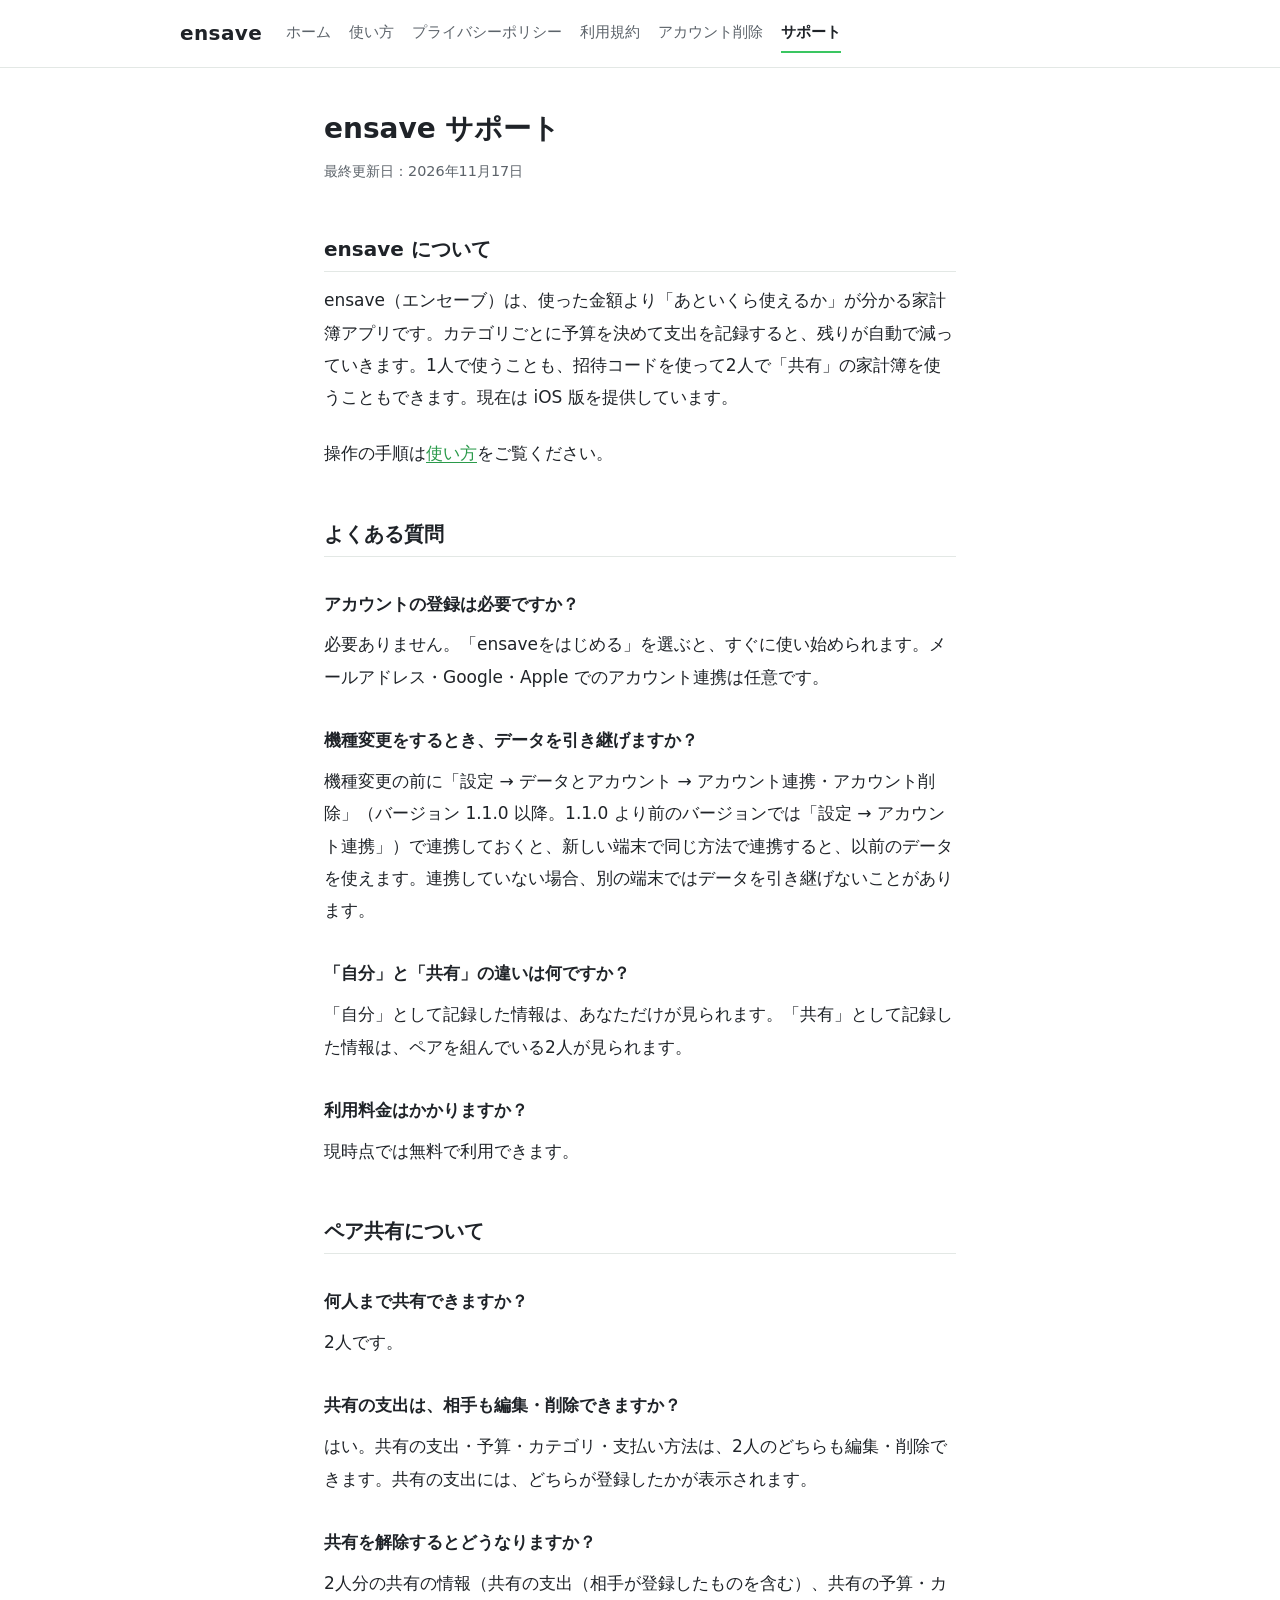
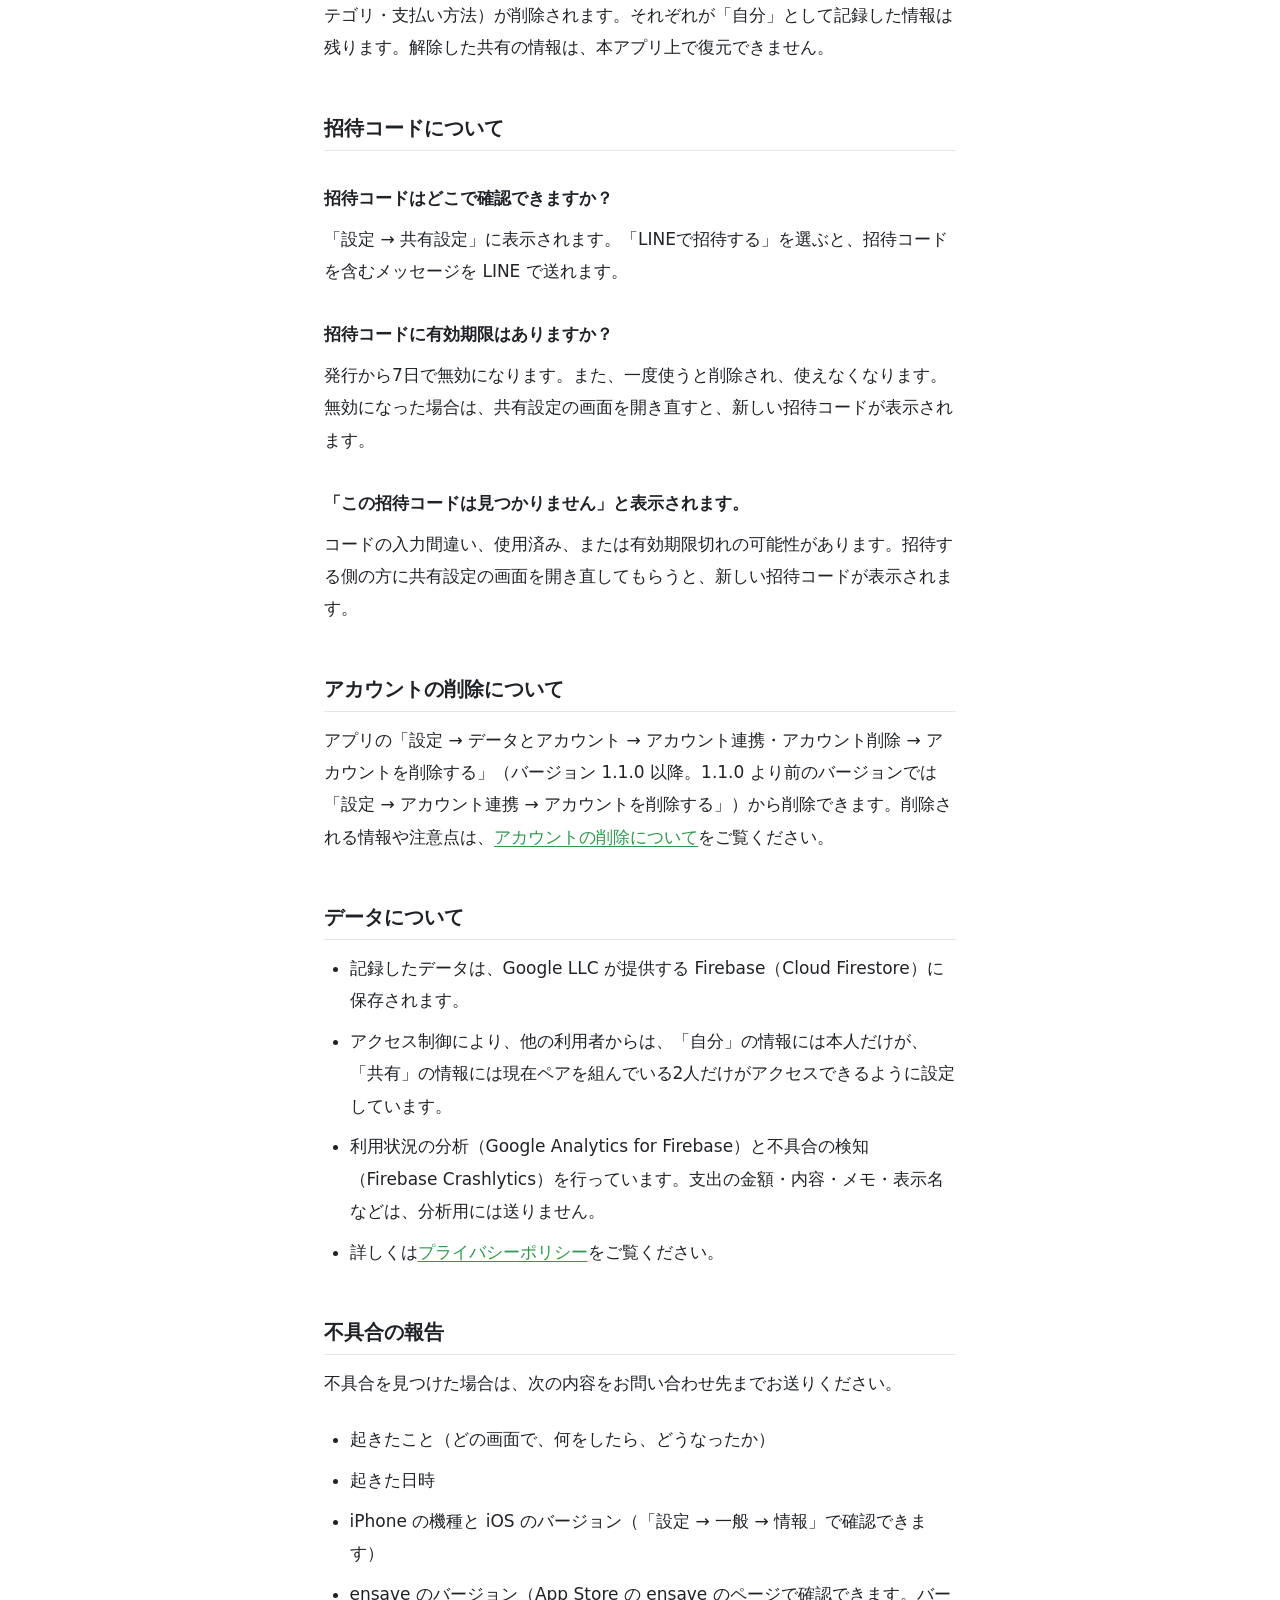
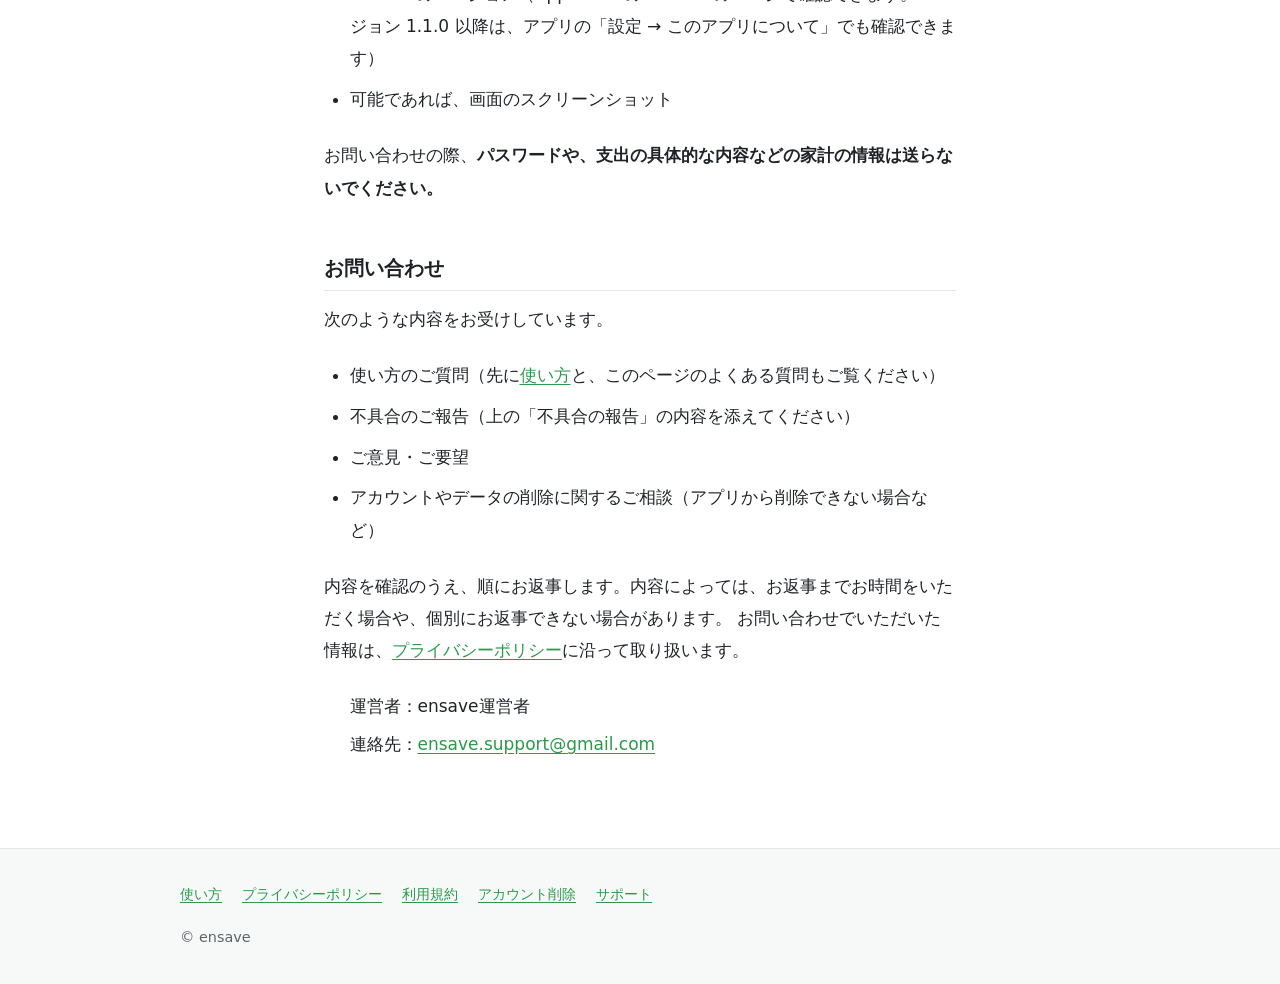
<file: support/index.html>
<!DOCTYPE html>
<html lang="ja">
  <head>
    <meta charset="utf-8" />
    <meta name="viewport" content="width=device-width, initial-scale=1" />
    <title>サポート｜ensave</title>
    <meta
      name="description"
      content="家計簿アプリ ensave（エンセーブ）のサポートページです。よくある質問・お問い合わせ先を掲載しています。"
    />
    <meta property="og:type" content="article" />
    <meta property="og:site_name" content="ensave" />
    <meta property="og:title" content="サポート｜ensave" />
    <meta
      property="og:description"
      content="家計簿アプリ ensave（エンセーブ）のサポートページです。"
    />
    <link rel="stylesheet" href="../assets/css/style.css" />
  </head>
  <body>
    <a class="skip-link" href="#main">本文へスキップ</a>

    <header class="site-header">
      <div class="container container--wide site-header__inner">
        <a class="site-logo" href="../">ensave</a>
        <nav class="site-nav" aria-label="グローバルナビゲーション">
          <ul>
            <li><a href="../">ホーム</a></li>
            <li><a href="../guide/">使い方</a></li>
            <li><a href="../privacy/">プライバシーポリシー</a></li>
            <li><a href="../terms/">利用規約</a></li>
            <li><a href="../account-deletion/">アカウント削除</a></li>
            <li><a href="./" aria-current="page">サポート</a></li>
          </ul>
        </nav>
      </div>
    </header>

    <main class="main" id="main">
      <div class="container">
        <h1 class="page-title">ensave サポート</h1>
        <p class="page-meta">最終更新日：2026年11月17日</p>

        <div class="prose">
          <h2>ensave について</h2>
          <p>
            ensave（エンセーブ）は、使った金額より「あといくら使えるか」が分かる家計簿アプリです。カテゴリごとに予算を決めて支出を記録すると、残りが自動で減っていきます。1人で使うことも、招待コードを使って2人で「共有」の家計簿を使うこともできます。現在は iOS 版を提供しています。
          </p>
          <p>
            操作の手順は<a href="../guide/">使い方</a>をご覧ください。
          </p>

          <h2>よくある質問</h2>
          <h3>アカウントの登録は必要ですか？</h3>
          <p>必要ありません。「ensaveをはじめる」を選ぶと、すぐに使い始められます。メールアドレス・Google・Apple でのアカウント連携は任意です。</p>

          <h3>機種変更をするとき、データを引き継げますか？</h3>
          <p>機種変更の前に「設定 → データとアカウント → アカウント連携・アカウント削除」（バージョン 1.1.0 以降。1.1.0 より前のバージョンでは「設定 → アカウント連携」）で連携しておくと、新しい端末で同じ方法で連携すると、以前のデータを使えます。連携していない場合、別の端末ではデータを引き継げないことがあります。</p>

          <h3>「自分」と「共有」の違いは何ですか？</h3>
          <p>「自分」として記録した情報は、あなただけが見られます。「共有」として記録した情報は、ペアを組んでいる2人が見られます。</p>

          <h3>利用料金はかかりますか？</h3>
          <p>現時点では無料で利用できます。</p>

          <h2>ペア共有について</h2>
          <h3>何人まで共有できますか？</h3>
          <p>2人です。</p>

          <h3>共有の支出は、相手も編集・削除できますか？</h3>
          <p>はい。共有の支出・予算・カテゴリ・支払い方法は、2人のどちらも編集・削除できます。共有の支出には、どちらが登録したかが表示されます。</p>

          <h3>共有を解除するとどうなりますか？</h3>
          <p>2人分の共有の情報（共有の支出（相手が登録したものを含む）、共有の予算・カテゴリ・支払い方法）が削除されます。それぞれが「自分」として記録した情報は残ります。解除した共有の情報は、本アプリ上で復元できません。</p>

          <h2>招待コードについて</h2>
          <h3>招待コードはどこで確認できますか？</h3>
          <p>「設定 → 共有設定」に表示されます。「LINEで招待する」を選ぶと、招待コードを含むメッセージを LINE で送れます。</p>

          <h3>招待コードに有効期限はありますか？</h3>
          <p>発行から7日で無効になります。また、一度使うと削除され、使えなくなります。無効になった場合は、共有設定の画面を開き直すと、新しい招待コードが表示されます。</p>

          <h3>「この招待コードは見つかりません」と表示されます。</h3>
          <p>コードの入力間違い、使用済み、または有効期限切れの可能性があります。招待する側の方に共有設定の画面を開き直してもらうと、新しい招待コードが表示されます。</p>

          <h2>アカウントの削除について</h2>
          <p>アプリの「設定 → データとアカウント → アカウント連携・アカウント削除 → アカウントを削除する」（バージョン 1.1.0 以降。1.1.0 より前のバージョンでは「設定 → アカウント連携 → アカウントを削除する」）から削除できます。削除される情報や注意点は、<a href="../account-deletion/">アカウントの削除について</a>をご覧ください。</p>

          <h2>データについて</h2>
          <ul>
            <li>記録したデータは、Google LLC が提供する Firebase（Cloud Firestore）に保存されます。</li>
            <li>アクセス制御により、他の利用者からは、「自分」の情報には本人だけが、「共有」の情報には現在ペアを組んでいる2人だけがアクセスできるように設定しています。</li>
            <li>利用状況の分析（Google Analytics for Firebase）と不具合の検知（Firebase Crashlytics）を行っています。支出の金額・内容・メモ・表示名などは、分析用には送りません。</li>
            <li>詳しくは<a href="../privacy/">プライバシーポリシー</a>をご覧ください。</li>
          </ul>

          <h2>不具合の報告</h2>
          <p>不具合を見つけた場合は、次の内容をお問い合わせ先までお送りください。</p>
          <ul>
            <li>起きたこと（どの画面で、何をしたら、どうなったか）</li>
            <li>起きた日時</li>
            <li>iPhone の機種と iOS のバージョン（「設定 → 一般 → 情報」で確認できます）</li>
            <li>ensave のバージョン（App Store の ensave のページで確認できます。バージョン 1.1.0 以降は、アプリの「設定 → このアプリについて」でも確認できます）</li>
            <li>可能であれば、画面のスクリーンショット</li>
          </ul>
          <p>お問い合わせの際、<strong>パスワードや、支出の具体的な内容などの家計の情報は送らないでください。</strong></p>

          <h2 id="contact">お問い合わせ</h2>
          <p>次のような内容をお受けしています。</p>
          <ul>
            <li>使い方のご質問（先に<a href="../guide/">使い方</a>と、このページのよくある質問もご覧ください）</li>
            <li>不具合のご報告（上の「不具合の報告」の内容を添えてください）</li>
            <li>ご意見・ご要望</li>
            <li>アカウントやデータの削除に関するご相談（アプリから削除できない場合など）</li>
          </ul>
          <p>
            内容を確認のうえ、順にお返事します。内容によっては、お返事までお時間をいただく場合や、個別にお返事できない場合があります。
            お問い合わせでいただいた情報は、<a href="../privacy/">プライバシーポリシー</a>に沿って取り扱います。
          </p>
          <ul class="info-list">
            <li>運営者：ensave運営者</li>
            <li>連絡先：<a href="mailto:ensave.support@gmail.com">ensave.support@gmail.com</a></li>
          </ul>
        </div>
      </div>
    </main>

    <footer class="site-footer">
      <div class="container container--wide">
        <nav aria-label="フッターナビゲーション">
          <ul>
            <li><a href="../guide/">使い方</a></li>
            <li><a href="../privacy/">プライバシーポリシー</a></li>
            <li><a href="../terms/">利用規約</a></li>
            <li><a href="../account-deletion/">アカウント削除</a></li>
            <li><a href="../support/">サポート</a></li>
          </ul>
        </nav>
        <p class="site-footer__copyright">&copy; ensave</p>
      </div>
    </footer>
  </body>
</html>
</file>
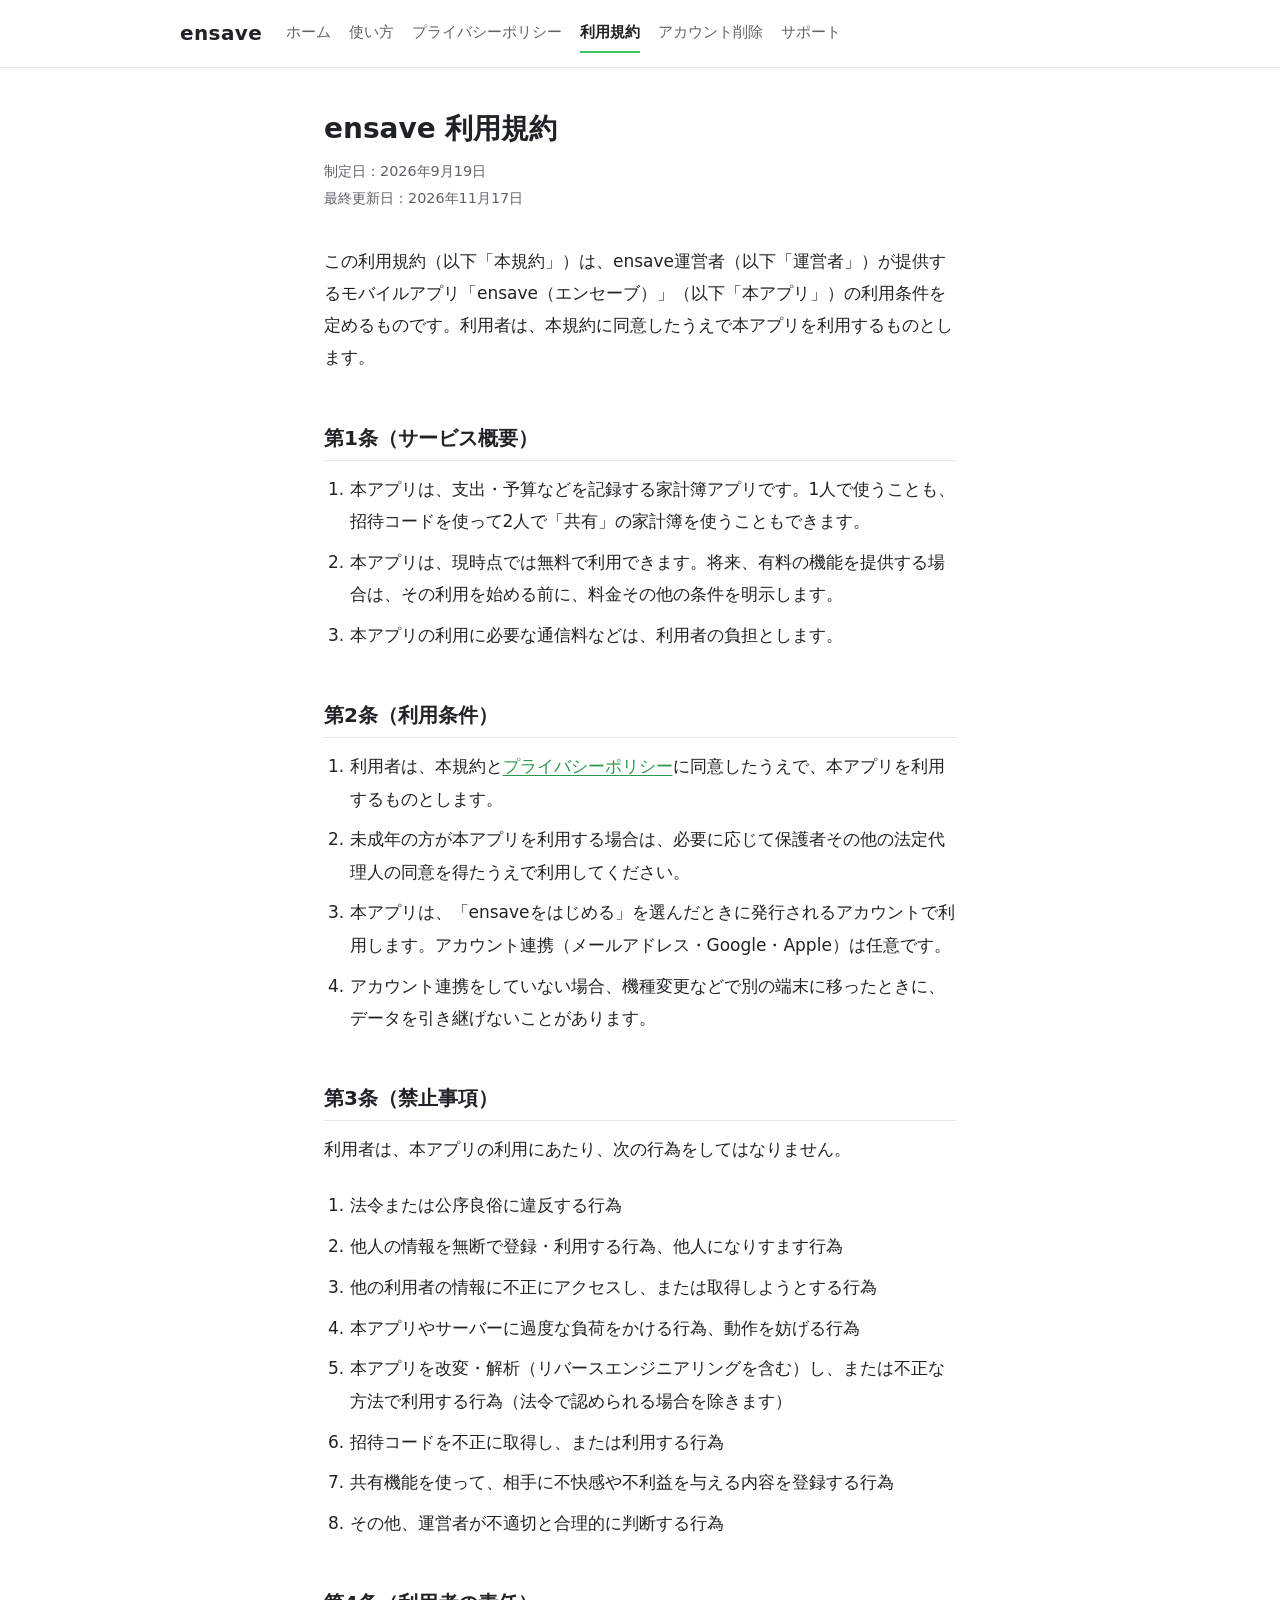
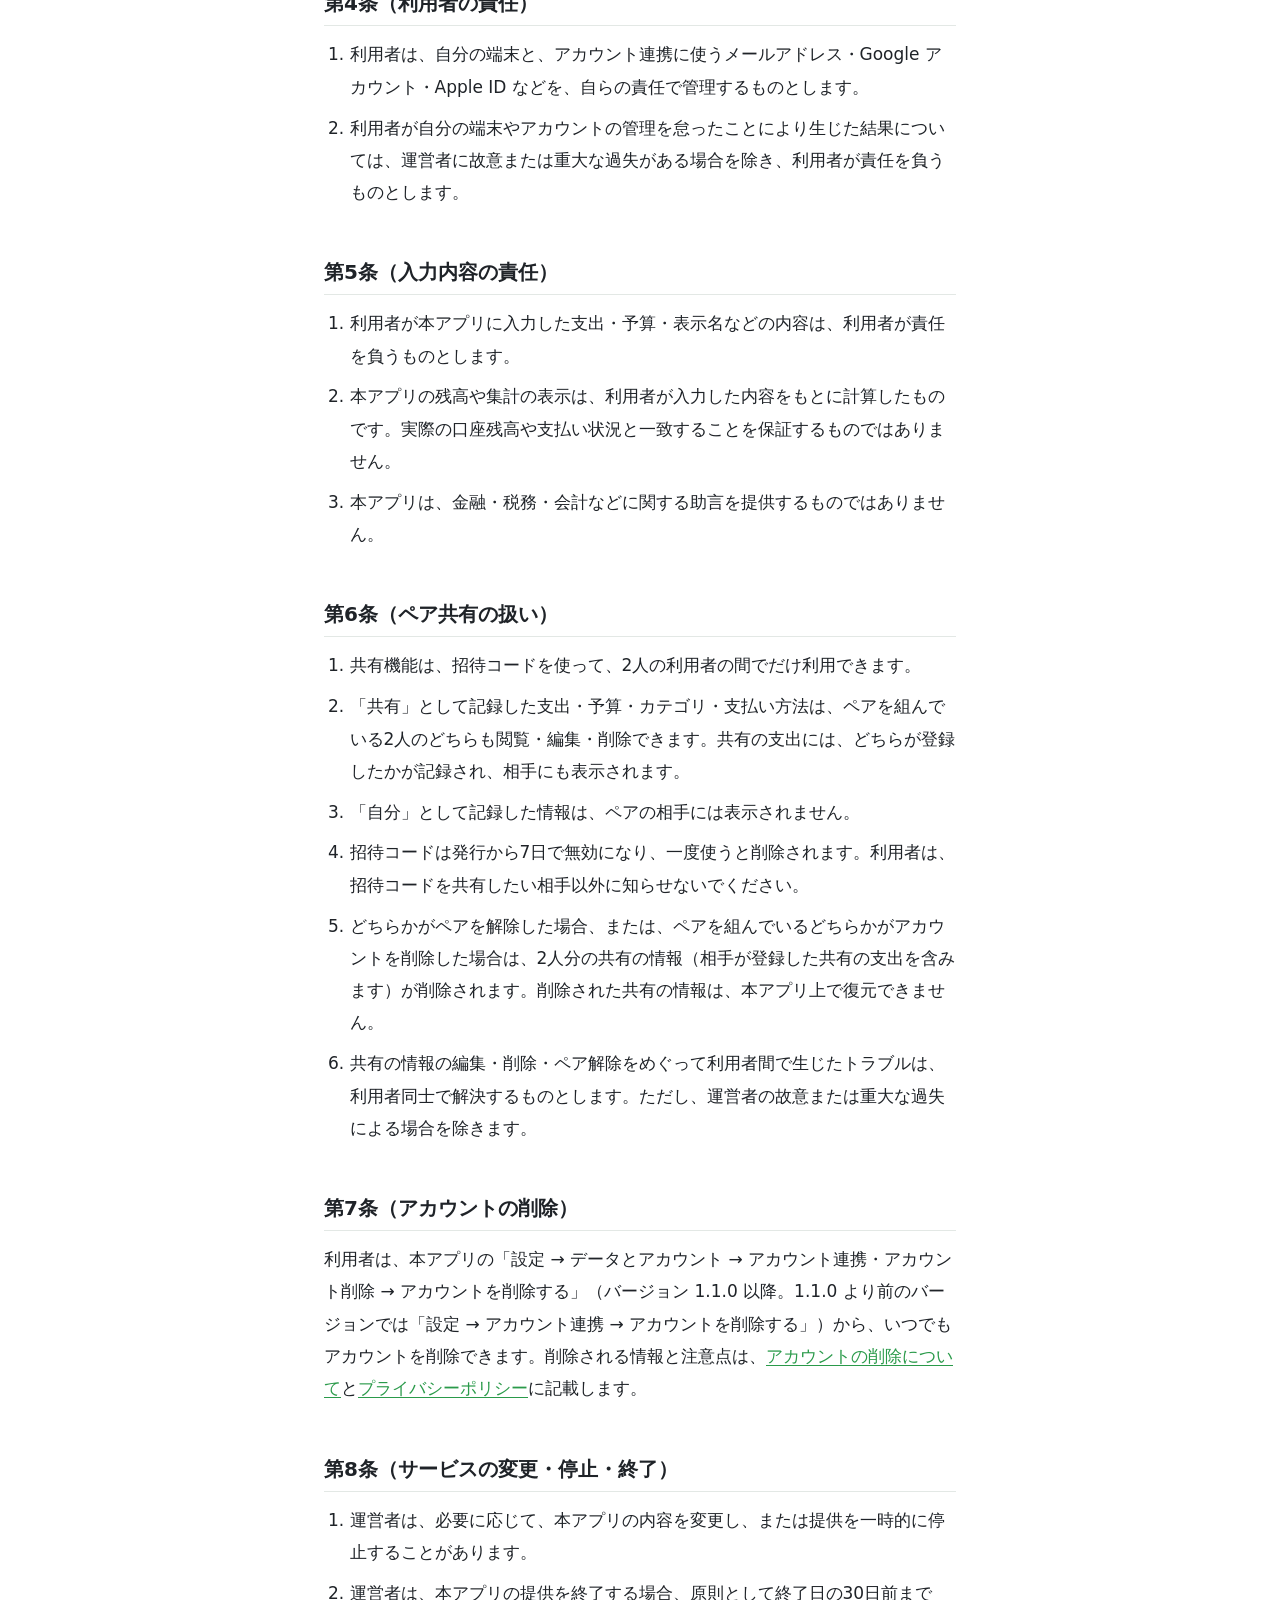
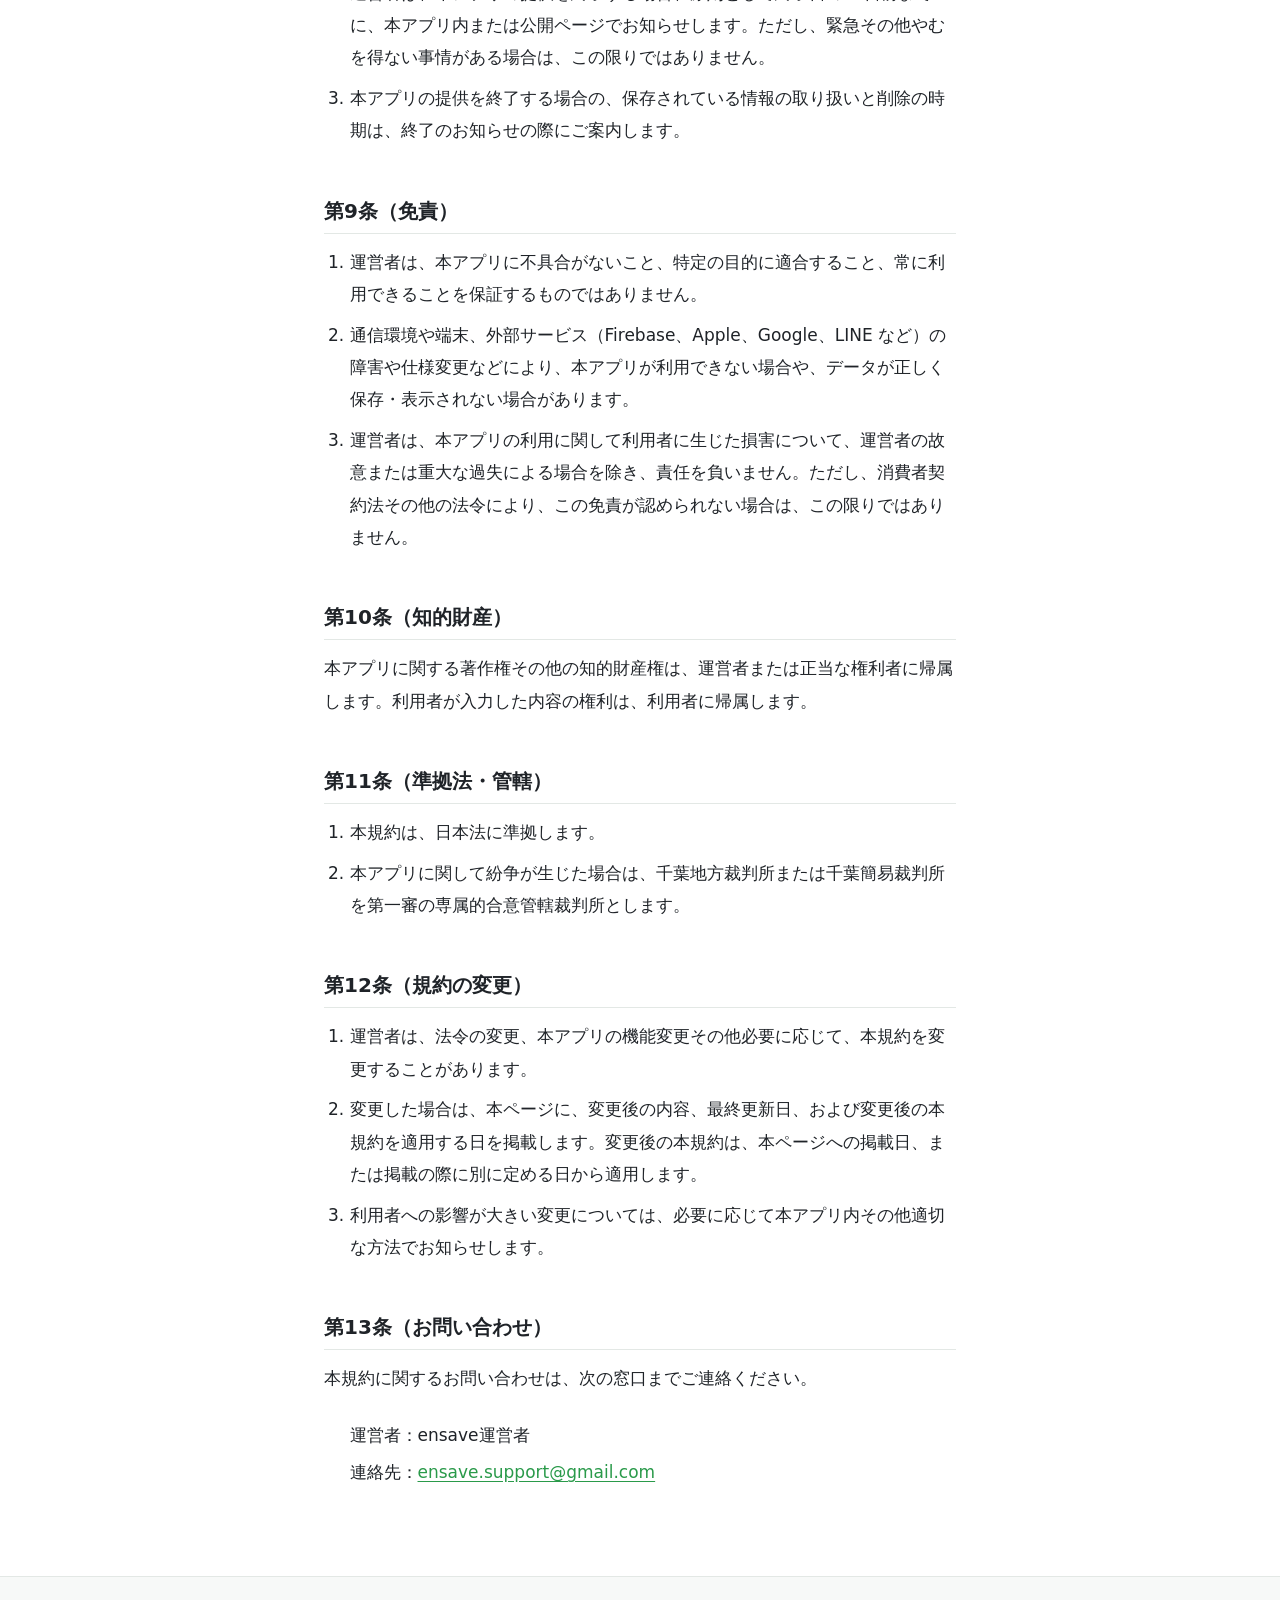
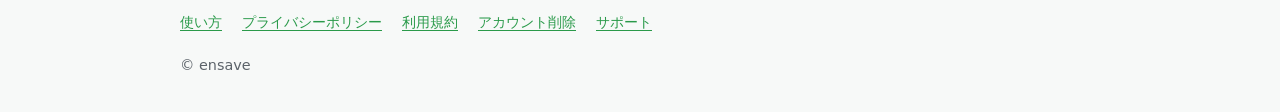
<file: terms/index.html>
<!DOCTYPE html>
<html lang="ja">
  <head>
    <meta charset="utf-8" />
    <meta name="viewport" content="width=device-width, initial-scale=1" />
    <title>利用規約｜ensave</title>
    <meta
      name="description"
      content="家計簿アプリ ensave（エンセーブ）の利用規約です。"
    />
    <meta property="og:type" content="article" />
    <meta property="og:site_name" content="ensave" />
    <meta property="og:title" content="利用規約｜ensave" />
    <meta
      property="og:description"
      content="家計簿アプリ ensave（エンセーブ）の利用規約です。"
    />
    <link rel="stylesheet" href="../assets/css/style.css" />
  </head>
  <body>
    <a class="skip-link" href="#main">本文へスキップ</a>

    <header class="site-header">
      <div class="container container--wide site-header__inner">
        <a class="site-logo" href="../">ensave</a>
        <nav class="site-nav" aria-label="グローバルナビゲーション">
          <ul>
            <li><a href="../">ホーム</a></li>
            <li><a href="../guide/">使い方</a></li>
            <li><a href="../privacy/">プライバシーポリシー</a></li>
            <li><a href="./" aria-current="page">利用規約</a></li>
            <li><a href="../account-deletion/">アカウント削除</a></li>
            <li><a href="../support/">サポート</a></li>
          </ul>
        </nav>
      </div>
    </header>

    <main class="main" id="main">
      <div class="container">
        <h1 class="page-title">ensave 利用規約</h1>
        <p class="page-meta">
          制定日：2026年9月19日<br />
          最終更新日：2026年11月17日
        </p>

        <div class="prose">
          <p>
            この利用規約（以下「本規約」）は、ensave運営者（以下「運営者」）が提供するモバイルアプリ「ensave（エンセーブ）」（以下「本アプリ」）の利用条件を定めるものです。利用者は、本規約に同意したうえで本アプリを利用するものとします。
          </p>

          <h2>第1条（サービス概要）</h2>
          <ol>
            <li>本アプリは、支出・予算などを記録する家計簿アプリです。1人で使うことも、招待コードを使って2人で「共有」の家計簿を使うこともできます。</li>
            <li>本アプリは、現時点では無料で利用できます。将来、有料の機能を提供する場合は、その利用を始める前に、料金その他の条件を明示します。</li>
            <li>本アプリの利用に必要な通信料などは、利用者の負担とします。</li>
          </ol>

          <h2>第2条（利用条件）</h2>
          <ol>
            <li>利用者は、本規約と<a href="../privacy/">プライバシーポリシー</a>に同意したうえで、本アプリを利用するものとします。</li>
            <li>未成年の方が本アプリを利用する場合は、必要に応じて保護者その他の法定代理人の同意を得たうえで利用してください。</li>
            <li>本アプリは、「ensaveをはじめる」を選んだときに発行されるアカウントで利用します。アカウント連携（メールアドレス・Google・Apple）は任意です。</li>
            <li>アカウント連携をしていない場合、機種変更などで別の端末に移ったときに、データを引き継げないことがあります。</li>
          </ol>

          <h2>第3条（禁止事項）</h2>
          <p>利用者は、本アプリの利用にあたり、次の行為をしてはなりません。</p>
          <ol>
            <li>法令または公序良俗に違反する行為</li>
            <li>他人の情報を無断で登録・利用する行為、他人になりすます行為</li>
            <li>他の利用者の情報に不正にアクセスし、または取得しようとする行為</li>
            <li>本アプリやサーバーに過度な負荷をかける行為、動作を妨げる行為</li>
            <li>本アプリを改変・解析（リバースエンジニアリングを含む）し、または不正な方法で利用する行為（法令で認められる場合を除きます）</li>
            <li>招待コードを不正に取得し、または利用する行為</li>
            <li>共有機能を使って、相手に不快感や不利益を与える内容を登録する行為</li>
            <li>その他、運営者が不適切と合理的に判断する行為</li>
          </ol>

          <h2>第4条（利用者の責任）</h2>
          <ol>
            <li>利用者は、自分の端末と、アカウント連携に使うメールアドレス・Google アカウント・Apple ID などを、自らの責任で管理するものとします。</li>
            <li>利用者が自分の端末やアカウントの管理を怠ったことにより生じた結果については、運営者に故意または重大な過失がある場合を除き、利用者が責任を負うものとします。</li>
          </ol>

          <h2>第5条（入力内容の責任）</h2>
          <ol>
            <li>利用者が本アプリに入力した支出・予算・表示名などの内容は、利用者が責任を負うものとします。</li>
            <li>本アプリの残高や集計の表示は、利用者が入力した内容をもとに計算したものです。実際の口座残高や支払い状況と一致することを保証するものではありません。</li>
            <li>本アプリは、金融・税務・会計などに関する助言を提供するものではありません。</li>
          </ol>

          <h2>第6条（ペア共有の扱い）</h2>
          <ol>
            <li>共有機能は、招待コードを使って、2人の利用者の間でだけ利用できます。</li>
            <li>「共有」として記録した支出・予算・カテゴリ・支払い方法は、ペアを組んでいる2人のどちらも閲覧・編集・削除できます。共有の支出には、どちらが登録したかが記録され、相手にも表示されます。</li>
            <li>「自分」として記録した情報は、ペアの相手には表示されません。</li>
            <li>招待コードは発行から7日で無効になり、一度使うと削除されます。利用者は、招待コードを共有したい相手以外に知らせないでください。</li>
            <li>どちらかがペアを解除した場合、または、ペアを組んでいるどちらかがアカウントを削除した場合は、2人分の共有の情報（相手が登録した共有の支出を含みます）が削除されます。削除された共有の情報は、本アプリ上で復元できません。</li>
            <li>共有の情報の編集・削除・ペア解除をめぐって利用者間で生じたトラブルは、利用者同士で解決するものとします。ただし、運営者の故意または重大な過失による場合を除きます。</li>
          </ol>

          <h2>第7条（アカウントの削除）</h2>
          <p>
            利用者は、本アプリの「設定 → データとアカウント → アカウント連携・アカウント削除 → アカウントを削除する」（バージョン 1.1.0 以降。1.1.0 より前のバージョンでは「設定 → アカウント連携 → アカウントを削除する」）から、いつでもアカウントを削除できます。削除される情報と注意点は、<a href="../account-deletion/">アカウントの削除について</a>と<a href="../privacy/">プライバシーポリシー</a>に記載します。
          </p>

          <h2>第8条（サービスの変更・停止・終了）</h2>
          <ol>
            <li>運営者は、必要に応じて、本アプリの内容を変更し、または提供を一時的に停止することがあります。</li>
            <li>運営者は、本アプリの提供を終了する場合、原則として終了日の30日前までに、本アプリ内または公開ページでお知らせします。ただし、緊急その他やむを得ない事情がある場合は、この限りではありません。</li>
            <li>本アプリの提供を終了する場合の、保存されている情報の取り扱いと削除の時期は、終了のお知らせの際にご案内します。</li>
          </ol>

          <h2>第9条（免責）</h2>
          <ol>
            <li>運営者は、本アプリに不具合がないこと、特定の目的に適合すること、常に利用できることを保証するものではありません。</li>
            <li>通信環境や端末、外部サービス（Firebase、Apple、Google、LINE など）の障害や仕様変更などにより、本アプリが利用できない場合や、データが正しく保存・表示されない場合があります。</li>
            <li>運営者は、本アプリの利用に関して利用者に生じた損害について、運営者の故意または重大な過失による場合を除き、責任を負いません。ただし、消費者契約法その他の法令により、この免責が認められない場合は、この限りではありません。</li>
          </ol>

          <h2>第10条（知的財産）</h2>
          <p>
            本アプリに関する著作権その他の知的財産権は、運営者または正当な権利者に帰属します。利用者が入力した内容の権利は、利用者に帰属します。
          </p>

          <h2>第11条（準拠法・管轄）</h2>
          <ol>
            <li>本規約は、日本法に準拠します。</li>
            <li>本アプリに関して紛争が生じた場合は、千葉地方裁判所または千葉簡易裁判所を第一審の専属的合意管轄裁判所とします。</li>
          </ol>

          <h2>第12条（規約の変更）</h2>
          <ol>
            <li>運営者は、法令の変更、本アプリの機能変更その他必要に応じて、本規約を変更することがあります。</li>
            <li>変更した場合は、本ページに、変更後の内容、最終更新日、および変更後の本規約を適用する日を掲載します。変更後の本規約は、本ページへの掲載日、または掲載の際に別に定める日から適用します。</li>
            <li>利用者への影響が大きい変更については、必要に応じて本アプリ内その他適切な方法でお知らせします。</li>
          </ol>

          <h2>第13条（お問い合わせ）</h2>
          <p>本規約に関するお問い合わせは、次の窓口までご連絡ください。</p>
          <ul class="info-list">
            <li>運営者：ensave運営者</li>
            <li>連絡先：<a href="mailto:ensave.support@gmail.com">ensave.support@gmail.com</a></li>
          </ul>
        </div>
      </div>
    </main>

    <footer class="site-footer">
      <div class="container container--wide">
        <nav aria-label="フッターナビゲーション">
          <ul>
            <li><a href="../guide/">使い方</a></li>
            <li><a href="../privacy/">プライバシーポリシー</a></li>
            <li><a href="../terms/">利用規約</a></li>
            <li><a href="../account-deletion/">アカウント削除</a></li>
            <li><a href="../support/">サポート</a></li>
          </ul>
        </nav>
        <p class="site-footer__copyright">&copy; ensave</p>
      </div>
    </footer>
  </body>
</html>
</file>
<file: assets/css/style.css>
/* ===========================================================
   ensave web  -  common stylesheet
   単一のスタイルシートで全ページを賄う。ページを増やすときは
   このファイルに追記するだけでよい。
   =========================================================== */

/* ---------- デザイントークン ---------- */
:root {
  /* ブランド（アプリと同じメインカラー #3AC661） */
  --brand: #3ac661;
  --brand-dark: #2a9a4a; /* リンク文字に使う。白背景でコントラスト比 4.5:1 以上 */
  --brand-soft: #eef9f1;

  /* テキスト */
  --text: #1f2328;
  --text-muted: #5c636a;

  /* 面と線 */
  --bg: #ffffff;
  --bg-subtle: #f7f9f8;
  --border: #e3e8e5;

  /* レイアウト */
  --measure: 42rem; /* 本文の最大幅（1行あたり40〜45文字程度） */
  --page-padding: 20px;
  --radius: 12px;

  /* フォーカスリング */
  --focus: #1a6fd4;
}

/* ---------- リセット ---------- */
*,
*::before,
*::after {
  box-sizing: border-box;
}

html {
  -webkit-text-size-adjust: 100%;
}

body {
  margin: 0;
  background: var(--bg);
  color: var(--text);
  font-family: "Hiragino Sans", "Hiragino Kaku Gothic ProN", "Noto Sans JP",
    "Yu Gothic UI", "Yu Gothic", Meiryo, system-ui, -apple-system, sans-serif;
  /* 長文を読ませるページなので本文は 17px。スマホでも小さくならないようにする */
  font-size: 17px;
  line-height: 1.9;
  /* 320px 幅でも横スクロールさせない */
  overflow-wrap: break-word;
}

img {
  max-width: 100%;
  height: auto;
}

/* ---------- 共通の中央寄せコンテナ ---------- */
.container {
  width: 100%;
  max-width: var(--measure);
  margin-inline: auto;
  padding-inline: var(--page-padding);
}

/* ヘッダー／フッターは本文より少し広く使う */
.container--wide {
  max-width: 60rem;
}

/* ---------- スキップリンク（キーボード操作用） ---------- */
.skip-link {
  position: absolute;
  left: -9999px;
  top: 0;
  background: var(--brand-dark);
  color: #fff;
  padding: 10px 16px;
  border-radius: 0 0 var(--radius) 0;
  z-index: 10;
}

.skip-link:focus {
  left: 0;
}

/* ---------- ヘッダー ---------- */
.site-header {
  border-bottom: 1px solid var(--border);
  background: var(--bg);
}

.site-header__inner {
  display: flex;
  flex-wrap: wrap;
  align-items: center;
  gap: 8px 24px;
  padding-block: 14px;
}

.site-logo {
  font-size: 1.25rem;
  font-weight: 700;
  letter-spacing: 0.02em;
  color: var(--text);
  text-decoration: none;
}

.site-logo:hover,
.site-logo:focus-visible {
  color: var(--brand-dark);
}

/* ---------- グローバルナビ ---------- */
.site-nav ul {
  display: flex;
  flex-wrap: wrap;
  gap: 4px 18px;
  margin: 0;
  padding: 0;
  list-style: none;
}

.site-nav a {
  display: inline-block;
  padding: 4px 0;
  color: var(--text-muted);
  text-decoration: none;
  font-size: 0.95rem;
  border-bottom: 2px solid transparent;
}

.site-nav a:hover,
.site-nav a:focus-visible {
  color: var(--brand-dark);
  border-bottom-color: var(--brand);
}

/* 現在表示中のページ */
.site-nav a[aria-current="page"] {
  color: var(--text);
  font-weight: 700;
  border-bottom-color: var(--brand);
}

/* ---------- メイン ---------- */
.main {
  padding-block: 40px 64px;
}

.page-title {
  font-size: 1.75rem;
  line-height: 1.5;
  margin: 0 0 8px;
}

.page-meta {
  margin: 0 0 32px;
  color: var(--text-muted);
  font-size: 0.9rem;
}

/* ---------- 本文の体裁 ---------- */
.prose h2 {
  font-size: 1.25rem;
  line-height: 1.6;
  margin: 48px 0 12px;
  padding-bottom: 6px;
  border-bottom: 1px solid var(--border);
}

.prose h3 {
  font-size: 1.05rem;
  margin: 32px 0 8px;
}

.prose p {
  margin: 0 0 1.4em;
}

.prose ul,
.prose ol {
  margin: 0 0 1.4em;
  padding-left: 1.5em;
}

.prose li {
  margin-bottom: 0.5em;
}

.prose a {
  color: var(--brand-dark);
  text-underline-offset: 3px;
}

.prose a:hover {
  text-decoration-thickness: 2px;
}

/* お問い合わせ先などの項目一覧 */
.info-list {
  margin: 0 0 1.4em;
  padding: 0;
  list-style: none;
}

.info-list li {
  margin-bottom: 0.3em;
}

/* ---------- トップページのヒーロー ---------- */
.hero {
  padding-block: 64px 40px;
  text-align: center;
  background: var(--brand-soft);
  border-bottom: 1px solid var(--border);
}

.hero__title {
  margin: 0 0 8px;
  font-size: 2.5rem;
  letter-spacing: 0.02em;
}

.hero__tagline {
  margin: 0;
  color: var(--text);
  font-size: 1.15rem;
  font-weight: 700;
}

.hero__sub {
  margin: 4px 0 0;
  color: var(--text-muted);
  font-size: 1rem;
}

/* ---------- カード型リンク（トップの目次） ---------- */
.card-list {
  display: grid;
  gap: 12px;
  margin: 0;
  padding: 0;
  list-style: none;
}

.card {
  display: block;
  padding: 18px 20px;
  border: 1px solid var(--border);
  border-radius: var(--radius);
  background: var(--bg);
  color: inherit;
  text-decoration: none;
}

.card:hover,
.card:focus-visible {
  border-color: var(--brand);
  background: var(--brand-soft);
}

.card__title {
  display: block;
  font-weight: 700;
}

.card__desc {
  display: block;
  margin-top: 2px;
  color: var(--text-muted);
  font-size: 0.9rem;
  line-height: 1.7;
}

/* ---------- 使い方ページ（/guide/） ---------- */
/* 新しいバージョンにだけある機能の印。色だけに頼らず文字で示す。
   文字色 #1f6b36 と背景 #eef9f1 のコントラスト比は 4.5:1 以上。 */
.badge {
  display: inline-block;
  padding: 0 0.5em;
  border: 1px solid var(--brand);
  border-radius: 999px;
  background: var(--brand-soft);
  color: #1f6b36;
  font-size: 0.8rem;
  font-weight: 700;
  line-height: 1.7;
  white-space: nowrap;
  vertical-align: 0.1em;
}

.note {
  padding: 12px 16px;
  border-left: 4px solid var(--brand);
  border-radius: 4px;
  background: var(--bg-subtle);
}

.toc {
  margin: 0 0 1.6em;
  padding: 12px 20px 4px;
  border: 1px solid var(--border);
  border-radius: var(--radius);
}

.toc h2 {
  margin-top: 0;
  font-size: 1.05rem;
}

/* ---------- トップページの特長 ---------- */
.feature-list {
  display: grid;
  gap: 12px;
  margin: 0 0 32px;
  padding: 0;
  list-style: none;
}

.feature {
  padding: 18px 20px;
  border-radius: var(--radius);
  background: var(--brand-soft);
}

.feature__title {
  display: block;
  margin: 0 0 4px;
  font-size: 1.05rem;
  font-weight: 700;
}

.feature__desc {
  margin: 0;
  color: var(--text-muted);
  font-size: 0.95rem;
  line-height: 1.8;
}

.section-title {
  margin: 0 0 12px;
  font-size: 1.15rem;
}

/* ---------- フッター ---------- */
.site-footer {
  border-top: 1px solid var(--border);
  background: var(--bg-subtle);
  padding-block: 32px;
  font-size: 0.9rem;
}

.site-footer ul {
  display: flex;
  flex-wrap: wrap;
  gap: 8px 20px;
  margin: 0 0 16px;
  padding: 0;
  list-style: none;
}

.site-footer a {
  color: var(--brand-dark);
  text-underline-offset: 3px;
}

.site-footer__copyright {
  margin: 0;
  color: var(--text-muted);
}

/* ---------- フォーカス表示（キーボード操作） ---------- */
a:focus-visible,
button:focus-visible {
  outline: 3px solid var(--focus);
  outline-offset: 2px;
  border-radius: 4px;
}

/* ---------- 小さい画面 ---------- */
@media (max-width: 480px) {
  :root {
    --page-padding: 16px;
  }

  body {
    font-size: 16px;
  }

  .hero {
    padding-block: 44px 32px;
  }

  .hero__title {
    font-size: 2rem;
  }

  .page-title {
    font-size: 1.5rem;
  }
}
</file>
